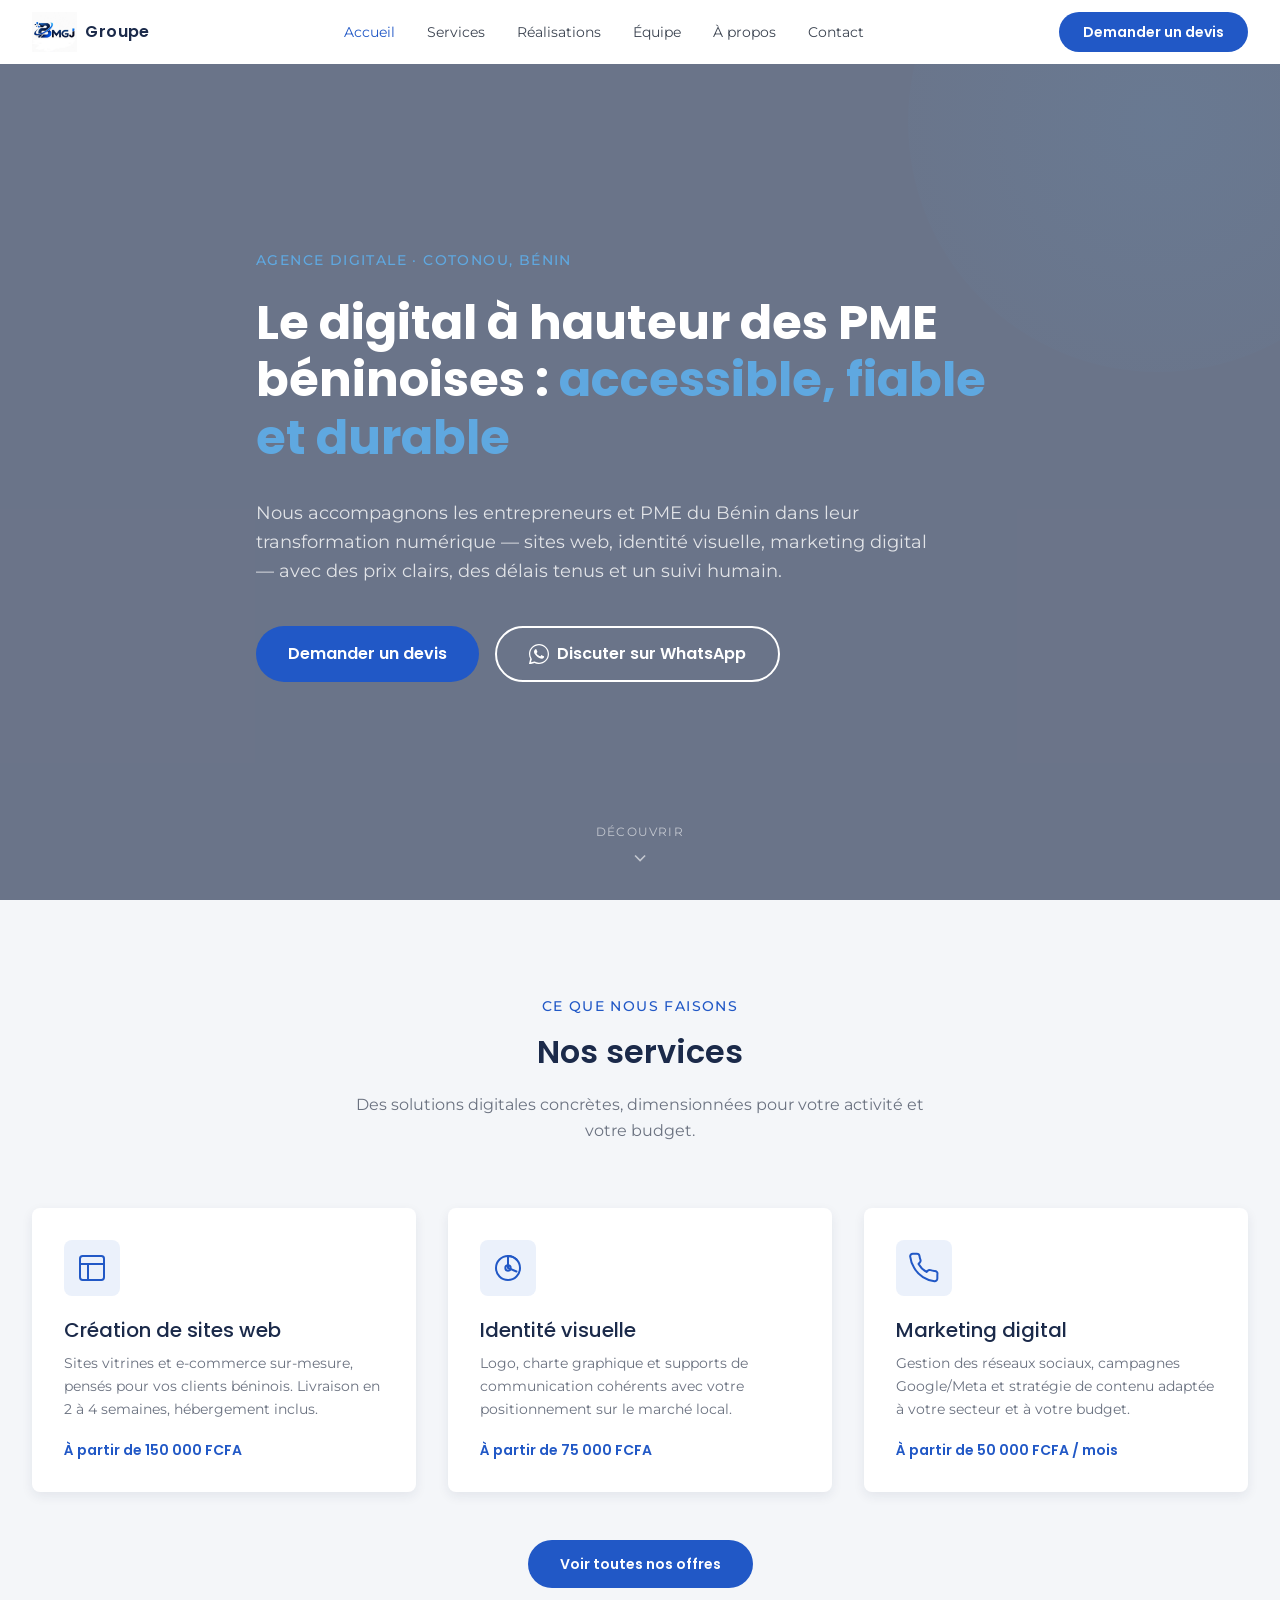
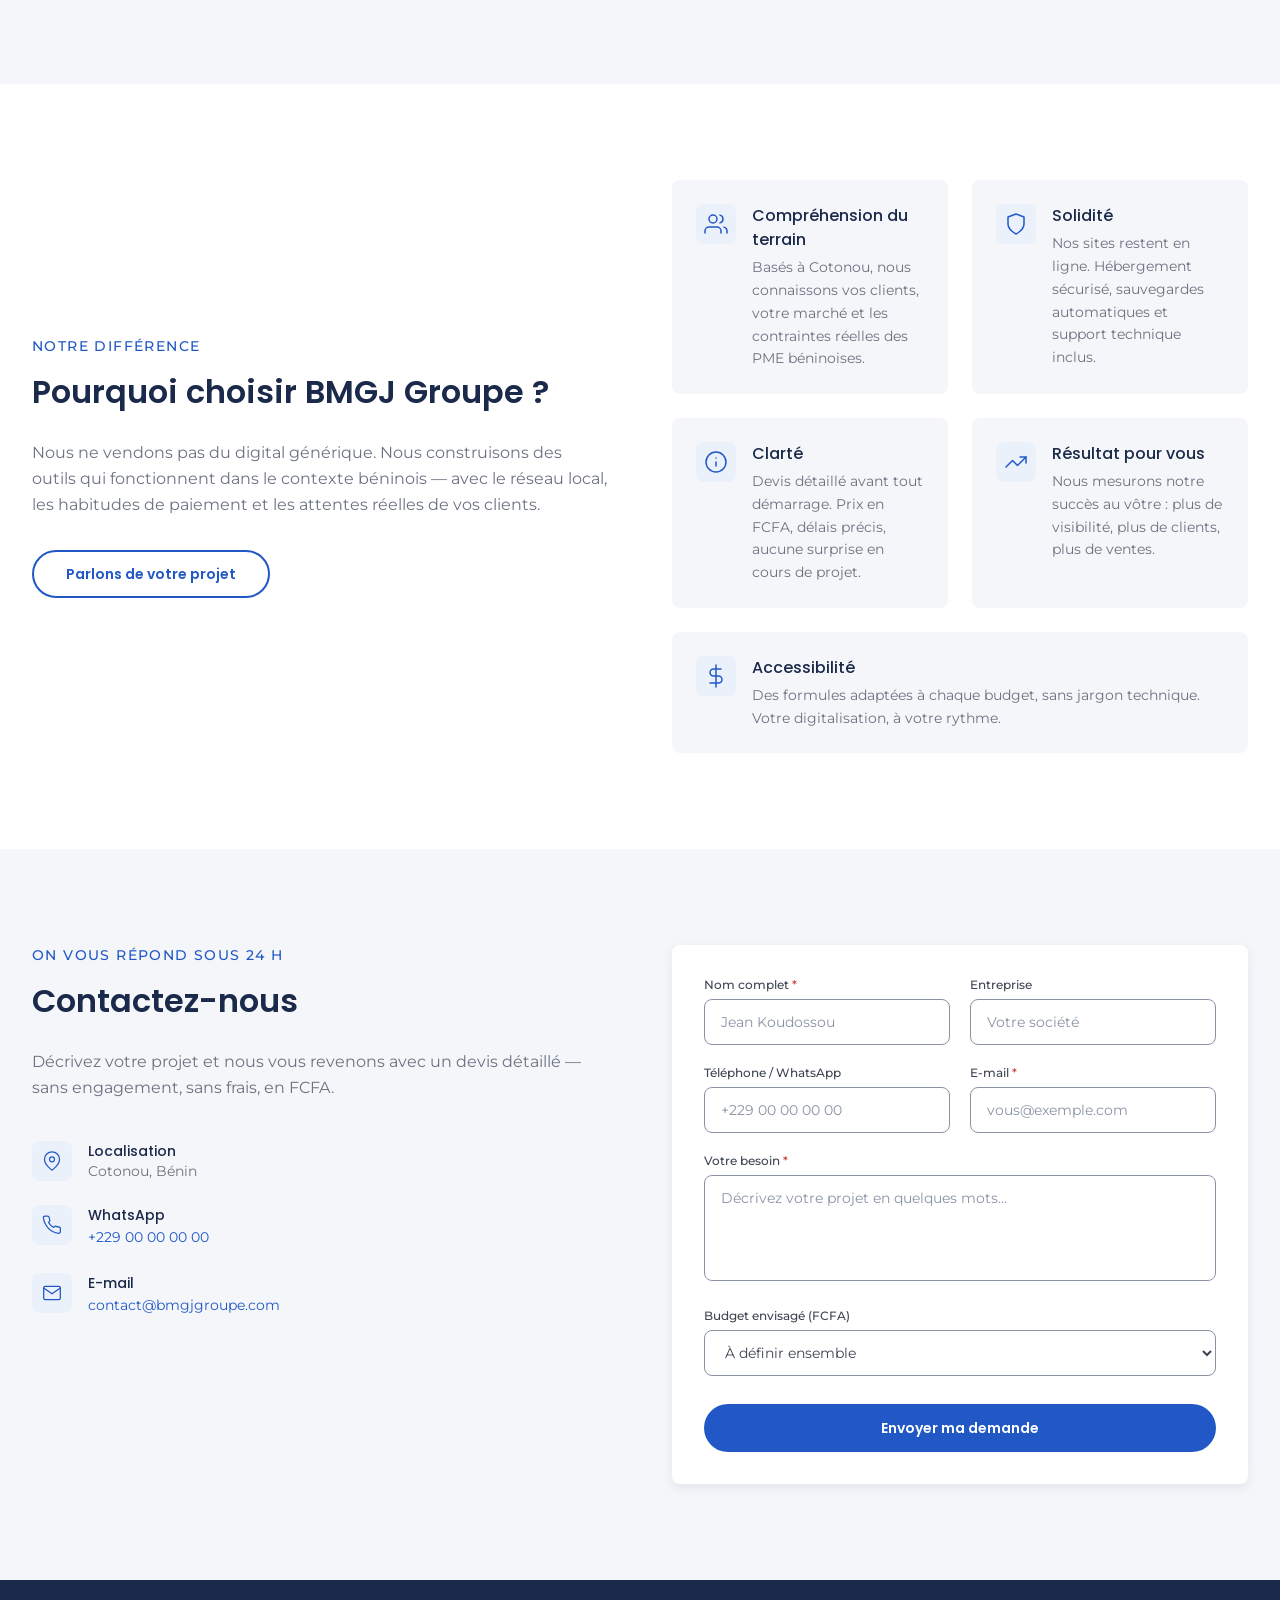
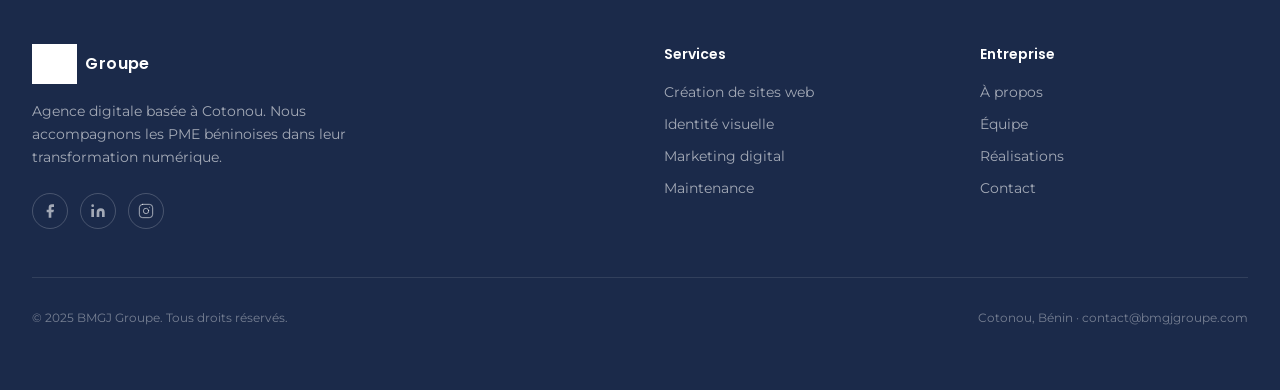
<file: index.html>
<!DOCTYPE html>
<html lang="fr">
<head>
  <meta charset="UTF-8" />
  <meta name="viewport" content="width=device-width, initial-scale=1.0" />
  <title>BMGJ Groupe — Agence digitale Cotonou, Bénin</title>
  <meta name="description" content="BMGJ Groupe accompagne les PME et entrepreneurs béninois dans leur digitalisation — sites web, identité visuelle, marketing digital." />
  <link rel="preconnect" href="https://fonts.googleapis.com" />
  <link rel="preconnect" href="https://fonts.gstatic.com" crossorigin />
  <link href="https://fonts.googleapis.com/css2?family=Poppins:wght@400;500;600;700&family=Montserrat:wght@400;500;600&display=swap" rel="stylesheet" />
  <link rel="stylesheet" href="assets/css/tailwind.css" />
  <link rel="stylesheet" href="assets/css/style.css" />
</head>
<body class="min-h-full">

  <!-- ── Header ── -->
  <header id="site-header" class="fixed top-0 left-0 right-0 z-50 bg-white transition-all duration-300">
    <div class="max-w-7xl mx-auto px-6 lg:px-8 h-16 flex items-center justify-between">
      <!-- Logo -->
      <a href="index.html" aria-label="BMGJ Groupe — accueil">
        <div class="flex items-center gap-2">
          <img src="assets/images/bmgj-logo.png" alt="BMGJ Groupe" class="h-10 w-auto" />
          <span class="font-poppins font-semibold text-base tracking-wide hidden sm:block text-[#1B2A4A]">Groupe</span>
        </div>
      </a>
      <!-- Nav desktop -->
      <nav class="hidden lg:flex items-center gap-8">
        <a href="index.html" data-nav-link class="font-montserrat text-sm text-[#3D4552] hover:text-[#2158C6] transition-colors duration-200">Accueil</a>
        <a href="services.html" data-nav-link class="font-montserrat text-sm text-[#3D4552] hover:text-[#2158C6] transition-colors duration-200">Services</a>
        <a href="realisations.html" data-nav-link class="font-montserrat text-sm text-[#3D4552] hover:text-[#2158C6] transition-colors duration-200">Réalisations</a>
        <a href="equipe.html" data-nav-link class="font-montserrat text-sm text-[#3D4552] hover:text-[#2158C6] transition-colors duration-200">Équipe</a>
        <a href="a-propos.html" data-nav-link class="font-montserrat text-sm text-[#3D4552] hover:text-[#2158C6] transition-colors duration-200">À propos</a>
        <a href="contact.html" data-nav-link class="font-montserrat text-sm text-[#3D4552] hover:text-[#2158C6] transition-colors duration-200">Contact</a>
      </nav>
      <a href="#contact" class="hidden lg:inline-flex items-center rounded-full bg-[#2158C6] text-white font-poppins font-semibold text-sm px-6 py-2.5 hover:bg-[#1B2A4A] transition-colors duration-200">
        Demander un devis
      </a>
      <!-- Hamburger -->
      <button id="menu-btn" class="lg:hidden p-2 text-[#1B2A4A]" aria-label="Menu" aria-expanded="false">
        <svg id="icon-open" viewBox="0 0 24 24" fill="none" stroke="currentColor" stroke-width="2" class="w-6 h-6"><line x1="3" y1="6" x2="21" y2="6"/><line x1="3" y1="12" x2="21" y2="12"/><line x1="3" y1="18" x2="21" y2="18"/></svg>
        <svg id="icon-close" viewBox="0 0 24 24" fill="none" stroke="currentColor" stroke-width="2" class="w-6 h-6 hidden"><line x1="18" y1="6" x2="6" y2="18"/><line x1="6" y1="6" x2="18" y2="18"/></svg>
      </button>
    </div>
    <!-- Mobile menu -->
    <div id="mobile-menu" class="hidden lg:hidden bg-white border-t border-[#F4F6F9] px-6 py-4 flex flex-col gap-4">
      <a href="index.html" class="font-montserrat text-sm text-[#3D4552] hover:text-[#2158C6]">Accueil</a>
      <a href="services.html" class="font-montserrat text-sm text-[#3D4552] hover:text-[#2158C6]">Services</a>
      <a href="realisations.html" class="font-montserrat text-sm text-[#3D4552] hover:text-[#2158C6]">Réalisations</a>
      <a href="equipe.html" class="font-montserrat text-sm text-[#3D4552] hover:text-[#2158C6]">Équipe</a>
      <a href="a-propos.html" class="font-montserrat text-sm text-[#3D4552] hover:text-[#2158C6]">À propos</a>
      <a href="contact.html" class="font-montserrat text-sm text-[#3D4552] hover:text-[#2158C6]">Contact</a>
      <a href="#contact" class="inline-flex justify-center rounded-full bg-[#2158C6] text-white font-poppins font-semibold text-sm px-6 py-2.5">Demander un devis</a>
    </div>
  </header>

  <main>

    <!-- ── 1. Hero ── -->
    <section id="accueil" class="relative min-h-screen flex items-center overflow-hidden">
      <!-- Background image -->
      <div class="absolute inset-0 bg-cover bg-center"
           style="background-image: url('https://images.unsplash.com/photo-1624555130581-1d9cca783bc0?w=1600&h=900&fit=crop&auto=format');"
           aria-hidden="true"></div>
      <!-- Navy veil -->
      <div class="absolute inset-0" style="background: rgba(27,42,74,0.65);" aria-hidden="true"></div>
      <!-- Decorative circle top-right -->
      <div class="absolute -top-32 -right-32 w-[500px] h-[500px] rounded-full opacity-10"
           style="background: radial-gradient(circle, #5FA8E0, transparent);"
           aria-hidden="true"></div>

      <!-- Content -->
      <div class="relative z-10 max-w-7xl mx-auto px-6 lg:px-8 pt-24 pb-16">
        <div class="max-w-3xl">
          <p class="font-montserrat text-[#5FA8E0] text-sm font-medium tracking-widest uppercase mb-6">
            Agence digitale · Cotonou, Bénin
          </p>
          <h1 class="font-poppins font-bold text-white leading-tight mb-8"
              style="font-size: clamp(2rem, 5vw, 3rem); line-height: 1.2;">
            Le digital à hauteur des PME béninoises :
            <span class="text-[#5FA8E0]">accessible, fiable et durable</span>
          </h1>
          <p class="font-montserrat text-white/80 text-lg leading-relaxed mb-10 max-w-2xl">
            Nous accompagnons les entrepreneurs et PME du Bénin dans leur transformation
            numérique — sites web, identité visuelle, marketing digital — avec des prix clairs,
            des délais tenus et un suivi humain.
          </p>
          <div class="flex flex-wrap gap-4">
            <a href="#contact"
               class="inline-flex items-center rounded-full bg-[#2158C6] text-white font-poppins font-semibold text-base px-8 py-3.5 hover:bg-[#1B2A4A] transition-colors duration-200">
              Demander un devis
            </a>
            <a href="https://wa.me/2290149655210" target="_blank" rel="noopener noreferrer"
               class="inline-flex items-center gap-2 rounded-full border-2 border-white text-white font-poppins font-semibold text-base px-8 py-3.5 hover:bg-white hover:text-[#1B2A4A] transition-colors duration-200">
              <svg viewBox="0 0 24 24" fill="currentColor" class="w-5 h-5" aria-hidden="true">
                <path d="M17.472 14.382c-.297-.149-1.758-.867-2.03-.967-.273-.099-.471-.148-.67.15-.197.297-.767.966-.94 1.164-.173.199-.347.223-.644.075-.297-.15-1.255-.463-2.39-1.475-.883-.788-1.48-1.761-1.653-2.059-.173-.297-.018-.458.13-.606.134-.133.298-.347.446-.52.149-.174.198-.298.298-.497.099-.198.05-.371-.025-.52-.075-.149-.669-1.612-.916-2.207-.242-.579-.487-.5-.669-.51-.173-.008-.371-.01-.57-.01-.198 0-.52.074-.792.372-.272.297-1.04 1.016-1.04 2.479 0 1.462 1.065 2.875 1.213 3.074.149.198 2.096 3.2 5.077 4.487.709.306 1.262.489 1.694.625.712.227 1.36.195 1.871.118.571-.085 1.758-.719 2.006-1.413.248-.694.248-1.289.173-1.413-.074-.124-.272-.198-.57-.347z"/>
                <path d="M12 0C5.374 0 0 5.373 0 12c0 2.117.549 4.099 1.508 5.814L.057 23.428a.75.75 0 0 0 .943.941l5.649-1.444A11.945 11.945 0 0 0 12 24c6.626 0 12-5.374 12-12S18.626 0 12 0zm0 22.5c-1.933 0-3.737-.514-5.288-1.408l-.373-.216-3.927 1.003 1.018-3.838-.237-.385A10.47 10.47 0 0 1 1.5 12C1.5 6.21 6.21 1.5 12 1.5S22.5 6.21 22.5 12 17.79 22.5 12 22.5z"/>
              </svg>
              Discuter sur WhatsApp
            </a>
          </div>
        </div>
      </div>

      <!-- Scroll indicator -->
      <div class="absolute bottom-8 left-1/2 -translate-x-1/2 text-white/60 flex flex-col items-center gap-2">
        <span class="font-montserrat text-xs tracking-widest uppercase">Découvrir</span>
        <svg viewBox="0 0 24 24" fill="none" stroke="currentColor" stroke-width="2" class="w-5 h-5 animate-bounce" aria-hidden="true">
          <polyline points="6 9 12 15 18 9"/>
        </svg>
      </div>
    </section>

    <!-- ── 2. Services ── -->
    <section id="services" class="py-24 bg-[#F4F6F9]">
      <div class="max-w-7xl mx-auto px-6 lg:px-8">
        <div class="text-center mb-16">
          <p class="font-montserrat text-[#2158C6] text-sm font-medium tracking-widest uppercase mb-3">
            Ce que nous faisons
          </p>
          <h2 class="font-poppins font-semibold text-[#1B2A4A] mb-4"
              style="font-size: clamp(1.5rem, 3vw, 2rem);">
            Nos services
          </h2>
          <p class="font-montserrat text-[#6B7280] text-base max-w-xl mx-auto leading-relaxed">
            Des solutions digitales concrètes, dimensionnées pour votre activité et votre budget.
          </p>
        </div>

        <div class="grid grid-cols-1 md:grid-cols-3 gap-8">

          <!-- Card 1 — Création de sites web -->
          <div class="bg-white rounded-lg p-8 shadow-[0_4px_12px_rgba(27,42,74,0.08)] hover:shadow-[0_8px_24px_rgba(27,42,74,0.12)] transition-shadow duration-300 flex flex-col gap-5">
            <div class="w-14 h-14 rounded-lg bg-[#EBF1FB] flex items-center justify-center text-[#2158C6]">
              <svg viewBox="0 0 24 24" fill="none" stroke="currentColor" stroke-width="1.5" stroke-linecap="round" stroke-linejoin="round" class="w-8 h-8" aria-hidden="true">
                <rect x="3" y="3" width="18" height="18" rx="2"/>
                <path d="M3 9h18M9 21V9"/>
              </svg>
            </div>
            <div>
              <h3 class="font-poppins font-medium text-[#1B2A4A] text-xl mb-2">Création de sites web</h3>
              <p class="font-montserrat text-[#6B7280] text-sm leading-relaxed">
                Sites vitrines et e-commerce sur-mesure, pensés pour vos clients béninois. Livraison en 2 à 4 semaines, hébergement inclus.
              </p>
            </div>
            <p class="font-poppins font-semibold text-[#2158C6] text-sm mt-auto">À partir de 150 000 FCFA</p>
          </div>

          <!-- Card 2 — Identité visuelle -->
          <div class="bg-white rounded-lg p-8 shadow-[0_4px_12px_rgba(27,42,74,0.08)] hover:shadow-[0_8px_24px_rgba(27,42,74,0.12)] transition-shadow duration-300 flex flex-col gap-5">
            <div class="w-14 h-14 rounded-lg bg-[#EBF1FB] flex items-center justify-center text-[#2158C6]">
              <svg viewBox="0 0 24 24" fill="none" stroke="currentColor" stroke-width="1.5" stroke-linecap="round" stroke-linejoin="round" class="w-8 h-8" aria-hidden="true">
                <circle cx="12" cy="12" r="9"/>
                <path d="M12 3a9 9 0 0 1 6.36 2.64M12 3v9m0 0 6.36 2.64"/>
                <circle cx="12" cy="12" r="2"/>
              </svg>
            </div>
            <div>
              <h3 class="font-poppins font-medium text-[#1B2A4A] text-xl mb-2">Identité visuelle</h3>
              <p class="font-montserrat text-[#6B7280] text-sm leading-relaxed">
                Logo, charte graphique et supports de communication cohérents avec votre positionnement sur le marché local.
              </p>
            </div>
            <p class="font-poppins font-semibold text-[#2158C6] text-sm mt-auto">À partir de 75 000 FCFA</p>
          </div>

          <!-- Card 3 — Marketing digital -->
          <div class="bg-white rounded-lg p-8 shadow-[0_4px_12px_rgba(27,42,74,0.08)] hover:shadow-[0_8px_24px_rgba(27,42,74,0.12)] transition-shadow duration-300 flex flex-col gap-5">
            <div class="w-14 h-14 rounded-lg bg-[#EBF1FB] flex items-center justify-center text-[#2158C6]">
              <svg viewBox="0 0 24 24" fill="none" stroke="currentColor" stroke-width="1.5" stroke-linecap="round" stroke-linejoin="round" class="w-8 h-8" aria-hidden="true">
                <path d="M22 16.92v3a2 2 0 0 1-2.18 2 19.8 19.8 0 0 1-8.63-3.07A19.5 19.5 0 0 1 4.69 12a19.8 19.8 0 0 1-3.07-8.67A2 2 0 0 1 3.6 1.24h3a2 2 0 0 1 2 1.72 12.8 12.8 0 0 0 .7 2.81 2 2 0 0 1-.45 2.11L7.91 8.96a16 16 0 0 0 6 6l.88-.88a2 2 0 0 1 2.11-.45 12.8 12.8 0 0 0 2.81.7A2 2 0 0 1 22 16.92z"/>
              </svg>
            </div>
            <div>
              <h3 class="font-poppins font-medium text-[#1B2A4A] text-xl mb-2">Marketing digital</h3>
              <p class="font-montserrat text-[#6B7280] text-sm leading-relaxed">
                Gestion des réseaux sociaux, campagnes Google/Meta et stratégie de contenu adaptée à votre secteur et à votre budget.
              </p>
            </div>
            <p class="font-poppins font-semibold text-[#2158C6] text-sm mt-auto">À partir de 50 000 FCFA / mois</p>
          </div>

        </div>

        <div class="text-center mt-12">
          <a href="services.html"
             class="inline-flex items-center rounded-full bg-[#2158C6] text-white font-poppins font-semibold text-sm px-8 py-3.5 hover:bg-[#1B2A4A] transition-colors duration-200">
            Voir toutes nos offres
          </a>
        </div>
      </div>
    </section>

    <!-- ── 3. Réalisations ── -->
    <!--section id="realisations" class="py-24 bg-white">
      <div class="max-w-7xl mx-auto px-6 lg:px-8">
        <div class="text-center mb-16">
          <p class="font-montserrat text-[#2158C6] text-sm font-medium tracking-widest uppercase mb-3">
            Nos projets
          </p>
          <h2 class="font-poppins font-semibold text-[#1B2A4A] mb-4"
              style="font-size: clamp(1.5rem, 3vw, 2rem);">
            Réalisations récentes
          </h2>
          <p class="font-montserrat text-[#6B7280] text-base max-w-xl mx-auto leading-relaxed">
            Des projets concrets, pour des entreprises béninoises réelles.
          </p>
        </div>

        <div class="grid grid-cols-1 md:grid-cols-3 gap-8">

          <!-- Projet 1 — Épices du Bénin >
          <div class="project-card group rounded-lg overflow-hidden shadow-[0_4px_12px_rgba(27,42,74,0.08)] hover:shadow-[0_8px_24px_rgba(27,42,74,0.14)] transition-shadow duration-300 bg-white">
            <div class="relative overflow-hidden h-48 bg-[#EBF1FB]">
              <img src="https://images.unsplash.com/photo-1709281847802-9aef10b6d4bf?w=600&h=400&fit=crop&auto=format"
                   alt="Boutique en ligne — Épices du Bénin"
                   class="w-full h-full object-cover group-hover:scale-105 transition-transform duration-500" />
            </div>
            <div class="p-6">
              <span class="font-montserrat text-[#2158C6] text-xs font-medium uppercase tracking-wider">E-commerce</span>
              <h3 class="font-poppins font-medium text-[#1B2A4A] text-lg mt-2 mb-2">Boutique en ligne — Épices du Bénin</h3>
              <p class="font-montserrat text-[#6B7280] text-sm leading-relaxed">
                Catalogue produits, panier et paiement Mobile Money intégré. +230 commandes le premier mois.
              </p>
            </div>
          </div>

          <!-- Projet 2 — Cabinet Adéola >
          <div class="project-card group rounded-lg overflow-hidden shadow-[0_4px_12px_rgba(27,42,74,0.08)] hover:shadow-[0_8px_24px_rgba(27,42,74,0.14)] transition-shadow duration-300 bg-white">
            <div class="relative overflow-hidden h-48 bg-[#EBF1FB]">
              <img src="https://images.unsplash.com/photo-1624555130581-1d9cca783bc0?w=600&h=400&fit=crop&auto=format"
                   alt="Site vitrine — Cabinet Adéola & Associés"
                   class="w-full h-full object-cover group-hover:scale-105 transition-transform duration-500" />
            </div>
            <div class="p-6">
              <span class="font-montserrat text-[#2158C6] text-xs font-medium uppercase tracking-wider">Site vitrine</span>
              <h3 class="font-poppins font-medium text-[#1B2A4A] text-lg mt-2 mb-2">Site vitrine — Cabinet Adéola &amp; Associés</h3>
              <p class="font-montserrat text-[#6B7280] text-sm leading-relaxed">
                Présentation des services juridiques, formulaire de contact et blog. Taux de conversion +40 %.
              </p>
            </div>
          </div>

          <!-- Projet 3 — StartupHub Cotonou >
          <div class="project-card group rounded-lg overflow-hidden shadow-[0_4px_12px_rgba(27,42,74,0.08)] hover:shadow-[0_8px_24px_rgba(27,42,74,0.14)] transition-shadow duration-300 bg-white">
            <div class="relative overflow-hidden h-48 bg-[#EBF1FB]">
              <img src="https://images.unsplash.com/photo-1559136555-9303baea8ebd?w=600&h=400&fit=crop&auto=format"
                   alt="Identité visuelle — StartupHub Cotonou"
                   class="w-full h-full object-cover group-hover:scale-105 transition-transform duration-500" />
              <span class="absolute top-3 right-3 bg-[#1B2A4A] text-white font-montserrat text-xs font-medium px-3 py-1 rounded-full">
                Démonstration
              </span>
            </div>
            <div class="p-6">
              <span class="font-montserrat text-[#2158C6] text-xs font-medium uppercase tracking-wider">Identité visuelle</span>
              <h3 class="font-poppins font-medium text-[#1B2A4A] text-lg mt-2 mb-2">Identité visuelle — StartupHub Cotonou</h3>
              <p class="font-montserrat text-[#6B7280] text-sm leading-relaxed">
                Logo, charte graphique complète et kit réseaux sociaux pour un incubateur de startups.
              </p>
            </div>
          </div>

        </div>

        <div class="text-center mt-12">
          <a href="realisations.html"
             class="inline-flex items-center rounded-full bg-[#2158C6] text-white font-poppins font-semibold text-sm px-8 py-3.5 hover:bg-[#1B2A4A] transition-colors duration-200">
            Voir toutes nos réalisations
          </a>
        </div>
      </div>
    </section>

    <!-- ── 4. Témoignages ── >
    <section class="py-24 bg-[#1B2A4A]">
      <div class="max-w-7xl mx-auto px-6 lg:px-8">
        <div class="text-center mb-16">
          <p class="font-montserrat text-[#5FA8E0] text-sm font-medium tracking-widest uppercase mb-3">
            Ils nous font confiance
          </p>
          <h2 class="font-poppins font-semibold text-white mb-4"
              style="font-size: clamp(1.5rem, 3vw, 2rem);">
            Ce que disent nos clients
          </h2>
        </div>

        <div class="grid grid-cols-1 md:grid-cols-3 gap-8">

          <!-- Témoignage 1 — Adesuwa Kolade >
          <div class="bg-white/5 border border-white/10 rounded-lg p-8 flex flex-col gap-6">
            <svg viewBox="0 0 32 32" fill="currentColor" class="w-8 h-8 text-[#5FA8E0] opacity-60" aria-hidden="true">
              <path d="M10 8C6.686 8 4 10.686 4 14v10h10V14H7c0-1.657 1.343-3 3-3V8zm14 0c-3.314 0-6 2.686-6 6v10h10V14h-7c0-1.657 1.343-3 3-3V8z"/>
            </svg>
            <p class="font-montserrat text-white/80 text-sm leading-relaxed flex-1">
              "BMGJ Groupe a compris notre activité dès le premier rendez-vous. Le site est livré dans les délais, les prix sont clairs et notre chiffre d'affaires en ligne a doublé en trois mois."
            </p>
            <div class="flex items-center gap-3">
              <div class="w-10 h-10 rounded-full bg-[#2158C6] flex items-center justify-center font-poppins font-semibold text-white text-sm flex-shrink-0">
                AK
              </div>
              <div>
                <p class="font-poppins font-medium text-white text-sm">Adesuwa Kolade</p>
                <p class="font-montserrat text-[#5FA8E0] text-xs">Directrice — Épices du Bénin</p>
              </div>
            </div>
          </div>

          <!-- Témoignage 2 — Mathieu Gbédji >
          <div class="bg-white/5 border border-white/10 rounded-lg p-8 flex flex-col gap-6">
            <svg viewBox="0 0 32 32" fill="currentColor" class="w-8 h-8 text-[#5FA8E0] opacity-60" aria-hidden="true">
              <path d="M10 8C6.686 8 4 10.686 4 14v10h10V14H7c0-1.657 1.343-3 3-3V8zm14 0c-3.314 0-6 2.686-6 6v10h10V14h-7c0-1.657 1.343-3 3-3V8z"/>
            </svg>
            <p class="font-montserrat text-white/80 text-sm leading-relaxed flex-1">
              "J'avais peur que le digital soit compliqué et cher. L'équipe nous a guidés pas à pas, avec des explications simples. Nos clients trouvent enfin nos horaires et tarifs en ligne."
            </p>
            <div class="flex items-center gap-3">
              <div class="w-10 h-10 rounded-full bg-[#2158C6] flex items-center justify-center font-poppins font-semibold text-white text-sm flex-shrink-0">
                MG
              </div>
              <div>
                <p class="font-poppins font-medium text-white text-sm">Mathieu Gbédji</p>
                <p class="font-montserrat text-[#5FA8E0] text-xs">Gérant — Transport Express Cotonou</p>
              </div>
            </div>
          </div>

          <!-- Témoignage 3 — Fatoumata Diallo >
          <div class="bg-white/5 border border-white/10 rounded-lg p-8 flex flex-col gap-6">
            <svg viewBox="0 0 32 32" fill="currentColor" class="w-8 h-8 text-[#5FA8E0] opacity-60" aria-hidden="true">
              <path d="M10 8C6.686 8 4 10.686 4 14v10h10V14H7c0-1.657 1.343-3 3-3V8zm14 0c-3.314 0-6 2.686-6 6v10h10V14h-7c0-1.657 1.343-3 3-3V8z"/>
            </svg>
            <p class="font-montserrat text-white/80 text-sm leading-relaxed flex-1">
              "Transparence totale sur les coûts, réactivité irréprochable. Je recommande BMGJ Groupe à tous les entrepreneurs béninois qui veulent se digitaliser sans mauvaises surprises."
            </p>
            <div class="flex items-center gap-3">
              <div class="w-10 h-10 rounded-full bg-[#2158C6] flex items-center justify-center font-poppins font-semibold text-white text-sm flex-shrink-0">
                FD
              </div>
              <div>
                <p class="font-poppins font-medium text-white text-sm">Fatoumata Diallo</p>
                <p class="font-montserrat text-[#5FA8E0] text-xs">Fondatrice — Maison Diallo Textile</p>
              </div>
            </div>
          </div>

        </div>
      </div>
    </section>

    <!-- ── 5. Pourquoi nous ── -->
    <section id="pourquoi" class="py-24 bg-white">
      <div class="max-w-7xl mx-auto px-6 lg:px-8">
        <div class="grid grid-cols-1 lg:grid-cols-2 gap-16 items-center">

          <!-- Colonne gauche -->
          <div>
            <p class="font-montserrat text-[#2158C6] text-sm font-medium tracking-widest uppercase mb-3">
              Notre différence
            </p>
            <h2 class="font-poppins font-semibold text-[#1B2A4A] mb-6"
                style="font-size: clamp(1.5rem, 3vw, 2rem);">
              Pourquoi choisir BMGJ Groupe ?
            </h2>
            <p class="font-montserrat text-[#6B7280] text-base leading-relaxed mb-8">
              Nous ne vendons pas du digital générique. Nous construisons des outils qui
              fonctionnent dans le contexte béninois — avec le réseau local, les habitudes
              de paiement et les attentes réelles de vos clients.
            </p>
            <a href="#contact"
               class="inline-flex items-center rounded-full border-2 border-[#2158C6] text-[#2158C6] font-poppins font-semibold text-sm px-8 py-3 hover:bg-[#2158C6] hover:text-white transition-colors duration-200">
              Parlons de votre projet
            </a>
          </div>

          <!-- Colonne droite — grille des 5 raisons -->
          <div class="grid grid-cols-1 sm:grid-cols-2 gap-6">

            <!-- Raison 1 — Compréhension du terrain -->
            <div class="bg-[#F4F6F9] rounded-lg p-6 flex gap-4">
              <div class="flex-shrink-0 w-10 h-10 rounded-lg bg-[#EBF1FB] flex items-center justify-center text-[#2158C6]">
                <svg viewBox="0 0 24 24" fill="none" stroke="currentColor" stroke-width="1.5" stroke-linecap="round" stroke-linejoin="round" class="w-6 h-6" aria-hidden="true">
                  <path d="M17 21v-2a4 4 0 0 0-4-4H5a4 4 0 0 0-4 4v2"/>
                  <circle cx="9" cy="7" r="4"/>
                  <path d="M23 21v-2a4 4 0 0 0-3-3.87M16 3.13a4 4 0 0 1 0 7.75"/>
                </svg>
              </div>
              <div>
                <h3 class="font-poppins font-medium text-[#1B2A4A] text-base mb-1">Compréhension du terrain</h3>
                <p class="font-montserrat text-[#6B7280] text-sm leading-relaxed">
                  Basés à Cotonou, nous connaissons vos clients, votre marché et les contraintes réelles des PME béninoises.
                </p>
              </div>
            </div>

            <!-- Raison 2 — Solidité -->
            <div class="bg-[#F4F6F9] rounded-lg p-6 flex gap-4">
              <div class="flex-shrink-0 w-10 h-10 rounded-lg bg-[#EBF1FB] flex items-center justify-center text-[#2158C6]">
                <svg viewBox="0 0 24 24" fill="none" stroke="currentColor" stroke-width="1.5" stroke-linecap="round" stroke-linejoin="round" class="w-6 h-6" aria-hidden="true">
                  <path d="M12 22s8-4 8-10V5l-8-3-8 3v7c0 6 8 10 8 10z"/>
                </svg>
              </div>
              <div>
                <h3 class="font-poppins font-medium text-[#1B2A4A] text-base mb-1">Solidité</h3>
                <p class="font-montserrat text-[#6B7280] text-sm leading-relaxed">
                  Nos sites restent en ligne. Hébergement sécurisé, sauvegardes automatiques et support technique inclus.
                </p>
              </div>
            </div>

            <!-- Raison 3 — Clarté -->
            <div class="bg-[#F4F6F9] rounded-lg p-6 flex gap-4">
              <div class="flex-shrink-0 w-10 h-10 rounded-lg bg-[#EBF1FB] flex items-center justify-center text-[#2158C6]">
                <svg viewBox="0 0 24 24" fill="none" stroke="currentColor" stroke-width="1.5" stroke-linecap="round" stroke-linejoin="round" class="w-6 h-6" aria-hidden="true">
                  <circle cx="12" cy="12" r="10"/>
                  <path d="M12 16v-4M12 8h.01"/>
                </svg>
              </div>
              <div>
                <h3 class="font-poppins font-medium text-[#1B2A4A] text-base mb-1">Clarté</h3>
                <p class="font-montserrat text-[#6B7280] text-sm leading-relaxed">
                  Devis détaillé avant tout démarrage. Prix en FCFA, délais précis, aucune surprise en cours de projet.
                </p>
              </div>
            </div>

            <!-- Raison 4 — Résultat pour vous -->
            <div class="bg-[#F4F6F9] rounded-lg p-6 flex gap-4">
              <div class="flex-shrink-0 w-10 h-10 rounded-lg bg-[#EBF1FB] flex items-center justify-center text-[#2158C6]">
                <svg viewBox="0 0 24 24" fill="none" stroke="currentColor" stroke-width="1.5" stroke-linecap="round" stroke-linejoin="round" class="w-6 h-6" aria-hidden="true">
                  <polyline points="22 7 13.5 15.5 8.5 10.5 2 17"/>
                  <polyline points="16 7 22 7 22 13"/>
                </svg>
              </div>
              <div>
                <h3 class="font-poppins font-medium text-[#1B2A4A] text-base mb-1">Résultat pour vous</h3>
                <p class="font-montserrat text-[#6B7280] text-sm leading-relaxed">
                  Nous mesurons notre succès au vôtre : plus de visibilité, plus de clients, plus de ventes.
                </p>
              </div>
            </div>

            <!-- Raison 5 — Accessibilité (pleine largeur sur sm+) -->
            <div class="bg-[#F4F6F9] rounded-lg p-6 flex gap-4 sm:col-span-2">
              <div class="flex-shrink-0 w-10 h-10 rounded-lg bg-[#EBF1FB] flex items-center justify-center text-[#2158C6]">
                <svg viewBox="0 0 24 24" fill="none" stroke="currentColor" stroke-width="1.5" stroke-linecap="round" stroke-linejoin="round" class="w-6 h-6" aria-hidden="true">
                  <line x1="12" y1="1" x2="12" y2="23"/>
                  <path d="M17 5H9.5a3.5 3.5 0 0 0 0 7h5a3.5 3.5 0 0 1 0 7H6"/>
                </svg>
              </div>
              <div>
                <h3 class="font-poppins font-medium text-[#1B2A4A] text-base mb-1">Accessibilité</h3>
                <p class="font-montserrat text-[#6B7280] text-sm leading-relaxed">
                  Des formules adaptées à chaque budget, sans jargon technique. Votre digitalisation, à votre rythme.
                </p>
              </div>
            </div>

          </div>
        </div>
      </div>
    </section>

    <!-- ── 6. Contact ── -->
    <section id="contact" class="py-24 bg-[#F4F6F9]">
      <div class="max-w-7xl mx-auto px-6 lg:px-8">
        <div class="grid grid-cols-1 lg:grid-cols-2 gap-16">

          <!-- Colonne gauche — infos contact -->
          <div>
            <p class="font-montserrat text-[#2158C6] text-sm font-medium tracking-widest uppercase mb-3">
              On vous répond sous 24 h
            </p>
            <h2 class="font-poppins font-semibold text-[#1B2A4A] mb-6"
                style="font-size: clamp(1.5rem, 3vw, 2rem);">
              Contactez-nous
            </h2>
            <p class="font-montserrat text-[#6B7280] text-base leading-relaxed mb-10">
              Décrivez votre projet et nous vous revenons avec un devis détaillé — sans engagement,
              sans frais, en FCFA.
            </p>

            <div class="flex flex-col gap-6">

              <!-- Localisation -->
              <div class="flex items-start gap-4">
                <div class="w-10 h-10 rounded-lg bg-[#EBF1FB] flex items-center justify-center text-[#2158C6] flex-shrink-0">
                  <svg viewBox="0 0 24 24" fill="none" stroke="currentColor" stroke-width="1.5" stroke-linecap="round" stroke-linejoin="round" class="w-5 h-5" aria-hidden="true">
                    <path d="M21 10c0 7-9 13-9 13s-9-6-9-13a9 9 0 0 1 18 0z"/>
                    <circle cx="12" cy="10" r="3"/>
                  </svg>
                </div>
                <div>
                  <p class="font-poppins font-medium text-[#1B2A4A] text-sm">Localisation</p>
                  <p class="font-montserrat text-[#6B7280] text-sm">Cotonou, Bénin</p>
                </div>
              </div>

              <!-- WhatsApp -->
              <div class="flex items-start gap-4">
                <div class="w-10 h-10 rounded-lg bg-[#EBF1FB] flex items-center justify-center text-[#2158C6] flex-shrink-0">
                  <svg viewBox="0 0 24 24" fill="none" stroke="currentColor" stroke-width="1.5" stroke-linecap="round" stroke-linejoin="round" class="w-5 h-5" aria-hidden="true">
                    <path d="M22 16.92v3a2 2 0 0 1-2.18 2 19.8 19.8 0 0 1-8.63-3.07A19.5 19.5 0 0 1 4.69 12a19.8 19.8 0 0 1-3.07-8.67A2 2 0 0 1 3.6 1.24h3a2 2 0 0 1 2 1.72 12.8 12.8 0 0 0 .7 2.81 2 2 0 0 1-.45 2.11L7.91 8.96a16 16 0 0 0 6 6l.88-.88a2 2 0 0 1 2.11-.45 12.8 12.8 0 0 0 2.81.7A2 2 0 0 1 22 16.92z"/>
                  </svg>
                </div>
                <div>
                  <p class="font-poppins font-medium text-[#1B2A4A] text-sm">WhatsApp</p>
                  <a href="https://wa.me/22900000000" target="_blank" rel="noopener noreferrer"
                     class="font-montserrat text-[#2158C6] text-sm hover:underline">
                    +229 00 00 00 00
                  </a>
                </div>
              </div>

              <!-- Email -->
              <div class="flex items-start gap-4">
                <div class="w-10 h-10 rounded-lg bg-[#EBF1FB] flex items-center justify-center text-[#2158C6] flex-shrink-0">
                  <svg viewBox="0 0 24 24" fill="none" stroke="currentColor" stroke-width="1.5" stroke-linecap="round" stroke-linejoin="round" class="w-5 h-5" aria-hidden="true">
                    <path d="M4 4h16c1.1 0 2 .9 2 2v12c0 1.1-.9 2-2 2H4c-1.1 0-2-.9-2-2V6c0-1.1.9-2 2-2z"/>
                    <polyline points="22,6 12,13 2,6"/>
                  </svg>
                </div>
                <div>
                  <p class="font-poppins font-medium text-[#1B2A4A] text-sm">E-mail</p>
                  <a href="mailto:contact@bmgjgroupe.com"
                     class="font-montserrat text-[#2158C6] text-sm hover:underline">
                    contact@bmgjgroupe.com
                  </a>
                </div>
              </div>

            </div>
          </div>

          <!-- Colonne droite — formulaire -->
          <div class="bg-white rounded-lg p-8 shadow-[0_4px_12px_rgba(27,42,74,0.08)]">

            <!-- Wrapper formulaire -->
            <div id="form-wrapper">
              <form id="contact-form" novalidate class="flex flex-col gap-5">

                <!-- Nom + Entreprise -->
                <div class="grid grid-cols-1 sm:grid-cols-2 gap-5">
                  <div>
                    <label for="nom" class="font-montserrat text-xs font-medium text-[#3D4552] mb-1.5 block">
                      Nom complet <span class="text-[#C0392B]">*</span>
                    </label>
                    <input type="text" id="nom" name="nom" placeholder="Jean Koudossou" required
                           class="w-full font-montserrat text-sm px-4 py-3 rounded-lg border border-[#8A93A3] outline-none transition-colors duration-200 focus:border-[#2158C6] focus:ring-1 focus:ring-[#2158C6] bg-white text-[#3D4552] placeholder:text-[#8A93A3]" />
                    <p id="nom-error" class="hidden mt-1 text-xs text-[#C0392B] font-montserrat"></p>
                  </div>
                  <div>
                    <label for="entreprise" class="font-montserrat text-xs font-medium text-[#3D4552] mb-1.5 block">
                      Entreprise
                    </label>
                    <input type="text" id="entreprise" name="entreprise" placeholder="Votre société"
                           class="w-full font-montserrat text-sm px-4 py-3 rounded-lg border border-[#8A93A3] outline-none transition-colors duration-200 focus:border-[#2158C6] focus:ring-1 focus:ring-[#2158C6] bg-white text-[#3D4552] placeholder:text-[#8A93A3]" />
                  </div>
                </div>

                <!-- Téléphone + Email -->
                <div class="grid grid-cols-1 sm:grid-cols-2 gap-5">
                  <div>
                    <label for="telephone" class="font-montserrat text-xs font-medium text-[#3D4552] mb-1.5 block">
                      Téléphone / WhatsApp
                    </label>
                    <input type="tel" id="telephone" name="telephone" placeholder="+229 00 00 00 00"
                           class="w-full font-montserrat text-sm px-4 py-3 rounded-lg border border-[#8A93A3] outline-none transition-colors duration-200 focus:border-[#2158C6] focus:ring-1 focus:ring-[#2158C6] bg-white text-[#3D4552] placeholder:text-[#8A93A3]" />
                  </div>
                  <div>
                    <label for="email" class="font-montserrat text-xs font-medium text-[#3D4552] mb-1.5 block">
                      E-mail <span class="text-[#C0392B]">*</span>
                    </label>
                    <input type="email" id="email" name="email" placeholder="vous@exemple.com" required
                           class="w-full font-montserrat text-sm px-4 py-3 rounded-lg border border-[#8A93A3] outline-none transition-colors duration-200 focus:border-[#2158C6] focus:ring-1 focus:ring-[#2158C6] bg-white text-[#3D4552] placeholder:text-[#8A93A3]" />
                    <p id="email-error" class="hidden mt-1 text-xs text-[#C0392B] font-montserrat"></p>
                  </div>
                </div>

                <!-- Besoin -->
                <div>
                  <label for="besoin" class="font-montserrat text-xs font-medium text-[#3D4552] mb-1.5 block">
                    Votre besoin <span class="text-[#C0392B]">*</span>
                  </label>
                  <textarea id="besoin" name="besoin" rows="4" placeholder="Décrivez votre projet en quelques mots…" required
                            class="w-full font-montserrat text-sm px-4 py-3 rounded-lg border border-[#8A93A3] outline-none transition-colors duration-200 focus:border-[#2158C6] focus:ring-1 focus:ring-[#2158C6] bg-white text-[#3D4552] placeholder:text-[#8A93A3] resize-none"></textarea>
                  <p id="besoin-error" class="hidden mt-1 text-xs text-[#C0392B] font-montserrat"></p>
                </div>

                <!-- Budget -->
                <div>
                  <label for="budget" class="font-montserrat text-xs font-medium text-[#3D4552] mb-1.5 block">
                    Budget envisagé (FCFA)
                  </label>
                  <select id="budget" name="budget"
                          class="w-full font-montserrat text-sm px-4 py-3 rounded-lg border border-[#8A93A3] outline-none transition-colors duration-200 focus:border-[#2158C6] focus:ring-1 focus:ring-[#2158C6] bg-white text-[#3D4552] cursor-pointer">
                    <option value="">À définir ensemble</option>
                    <option value="moins-100k">Moins de 100 000 FCFA</option>
                    <option value="100-300k">100 000 – 300 000 FCFA</option>
                    <option value="300-500k">300 000 – 500 000 FCFA</option>
                    <option value="plus-500k">Plus de 500 000 FCFA</option>
                  </select>
                </div>

                <!-- Soumettre -->
                <button type="submit"
                        class="w-full rounded-full bg-[#2158C6] text-white font-poppins font-semibold text-sm py-3.5 hover:bg-[#1B2A4A] transition-colors duration-200 mt-2">
                  Envoyer ma demande
                </button>

              </form>
            </div>

            <!-- Message succès (masqué par défaut) -->
            <div id="form-success" class="hidden flex flex-col items-center justify-center py-12 gap-4 text-center">
              <div class="w-16 h-16 rounded-full bg-[#E6F7F1] flex items-center justify-center">
                <svg viewBox="0 0 24 24" fill="none" stroke="#2E9E6D" stroke-width="2" stroke-linecap="round" stroke-linejoin="round" class="w-8 h-8" aria-hidden="true">
                  <polyline points="20 6 9 17 4 12"/>
                </svg>
              </div>
              <h3 class="font-poppins font-semibold text-[#1B2A4A] text-xl">Message envoyé !</h3>
              <p class="font-montserrat text-[#6B7280] text-sm leading-relaxed">
                Nous avons bien reçu votre demande. Vous recevrez une réponse détaillée sous 24 heures ouvrées.
              </p>
              <button id="form-reset"
                      class="mt-4 font-montserrat text-[#2158C6] text-sm underline bg-transparent border-none cursor-pointer">
                Envoyer une autre demande
              </button>
            </div>

          </div>
        </div>
      </div>
    </section>

  </main>

  <!-- ── Footer ── -->
  <footer class="bg-[#1B2A4A] text-white">
    <div class="max-w-7xl mx-auto px-6 lg:px-8 py-16">
      <div class="grid grid-cols-1 md:grid-cols-4 gap-12 mb-12">

        <!-- Logo + tagline -->
        <div class="md:col-span-2">
          <div class="flex items-center gap-2 mb-4">
            <img src="assets/images/bmgj-logo.png" alt="BMGJ Groupe" class="h-10 w-auto logo-white" />
            <span class="font-poppins font-semibold text-base tracking-wide text-white">Groupe</span>
          </div>
          <p class="font-montserrat text-white/60 text-sm leading-relaxed max-w-xs">
            Agence digitale basée à Cotonou. Nous accompagnons les PME béninoises dans leur transformation numérique.
          </p>
          <!-- Réseaux sociaux -->
          <div class="flex gap-3 mt-6">
            <a href="#" aria-label="Facebook"
               class="w-9 h-9 rounded-full border border-white/20 flex items-center justify-center text-white/60 hover:text-white hover:border-white/60 transition-colors duration-200">
              <svg viewBox="0 0 24 24" fill="currentColor" class="w-4 h-4" aria-hidden="true">
                <path d="M18 2h-3a5 5 0 0 0-5 5v3H7v4h3v8h4v-8h3l1-4h-4V7a1 1 0 0 1 1-1h3z"/>
              </svg>
            </a>
            <a href="#" aria-label="LinkedIn"
               class="w-9 h-9 rounded-full border border-white/20 flex items-center justify-center text-white/60 hover:text-white hover:border-white/60 transition-colors duration-200">
              <svg viewBox="0 0 24 24" fill="currentColor" class="w-4 h-4" aria-hidden="true">
                <path d="M16 8a6 6 0 0 1 6 6v7h-4v-7a2 2 0 0 0-2-2 2 2 0 0 0-2 2v7h-4v-7a6 6 0 0 1 6-6zM2 9h4v12H2z"/>
                <circle cx="4" cy="4" r="2"/>
              </svg>
            </a>
            <a href="#" aria-label="Instagram"
               class="w-9 h-9 rounded-full border border-white/20 flex items-center justify-center text-white/60 hover:text-white hover:border-white/60 transition-colors duration-200">
              <svg viewBox="0 0 24 24" fill="none" stroke="currentColor" stroke-width="1.5" stroke-linecap="round" stroke-linejoin="round" class="w-4 h-4" aria-hidden="true">
                <rect x="2" y="2" width="20" height="20" rx="5" ry="5"/>
                <path d="M16 11.37A4 4 0 1 1 12.63 8 4 4 0 0 1 16 11.37z"/>
                <line x1="17.5" y1="6.5" x2="17.51" y2="6.5"/>
              </svg>
            </a>
          </div>
        </div>

        <!-- Services -->
        <div>
          <h4 class="font-poppins font-semibold text-white text-sm mb-4">Services</h4>
          <ul class="space-y-2">
            <li><a href="services.html" class="font-montserrat text-white/60 text-sm hover:text-white transition-colors">Création de sites web</a></li>
            <li><a href="services.html" class="font-montserrat text-white/60 text-sm hover:text-white transition-colors">Identité visuelle</a></li>
            <li><a href="services.html" class="font-montserrat text-white/60 text-sm hover:text-white transition-colors">Marketing digital</a></li>
            <li><a href="services.html" class="font-montserrat text-white/60 text-sm hover:text-white transition-colors">Maintenance</a></li>
          </ul>
        </div>

        <!-- Entreprise -->
        <div>
          <h4 class="font-poppins font-semibold text-white text-sm mb-4">Entreprise</h4>
          <ul class="space-y-2">
            <li><a href="a-propos.html" class="font-montserrat text-white/60 text-sm hover:text-white transition-colors">À propos</a></li>
            <li><a href="equipe.html" class="font-montserrat text-white/60 text-sm hover:text-white transition-colors">Équipe</a></li>
            <li><a href="realisations.html" class="font-montserrat text-white/60 text-sm hover:text-white transition-colors">Réalisations</a></li>
            <li><a href="contact.html" class="font-montserrat text-white/60 text-sm hover:text-white transition-colors">Contact</a></li>
          </ul>
        </div>

      </div>
      <div class="border-t border-white/10 pt-8 flex flex-col sm:flex-row justify-between items-center gap-4">
        <p class="font-montserrat text-white/40 text-xs">© 2025 BMGJ Groupe. Tous droits réservés.</p>
        <p class="font-montserrat text-white/40 text-xs">Cotonou, Bénin · contact@bmgjgroupe.com</p>
      </div>
    </div>
  </footer>

  <!-- ── Bouton WhatsApp flottant ── -->
  <a href="https://wa.me/22900000000" target="_blank" rel="noopener noreferrer"
     class="fixed bottom-6 right-6 lg:hidden z-50 w-14 h-14 bg-[#25D366] rounded-full flex items-center justify-center shadow-lg hover:bg-[#1ebe57] transition-colors duration-200"
     aria-label="Contacter sur WhatsApp">
    <svg viewBox="0 0 24 24" fill="white" class="w-7 h-7">
      <path d="M17.472 14.382c-.297-.149-1.758-.867-2.03-.967-.273-.099-.471-.148-.67.15-.197.297-.767.966-.94 1.164-.173.199-.347.223-.644.075-.297-.15-1.255-.463-2.39-1.475-.883-.788-1.48-1.761-1.653-2.059-.173-.297-.018-.458.13-.606.134-.133.298-.347.446-.52.149-.174.198-.298.298-.497.099-.198.05-.371-.025-.52-.075-.149-.669-1.612-.916-2.207-.242-.579-.487-.5-.669-.51-.173-.008-.371-.01-.57-.01-.198 0-.52.074-.792.372-.272.297-1.04 1.016-1.04 2.479 0 1.462 1.065 2.875 1.213 3.074.149.198 2.096 3.2 5.077 4.487.709.306 1.262.489 1.694.625.712.227 1.36.195 1.871.118.571-.085 1.758-.719 2.006-1.413.248-.694.248-1.289.173-1.413-.074-.124-.272-.198-.57-.347z"/>
      <path d="M12 0C5.374 0 0 5.373 0 12c0 2.117.549 4.099 1.508 5.814L.057 23.428a.75.75 0 0 0 .943.941l5.649-1.444A11.945 11.945 0 0 0 12 24c6.626 0 12-5.374 12-12S18.626 0 12 0zm0 22.5c-1.933 0-3.737-.514-5.288-1.408l-.373-.216-3.927 1.003 1.018-3.838-.237-.385A10.47 10.47 0 0 1 1.5 12C1.5 6.21 6.21 1.5 12 1.5S22.5 6.21 22.5 12 17.79 22.5 12 22.5z"/>
    </svg>
  </a>

  <script src="assets/js/main.js"></script>
</body>
</html>
</file>
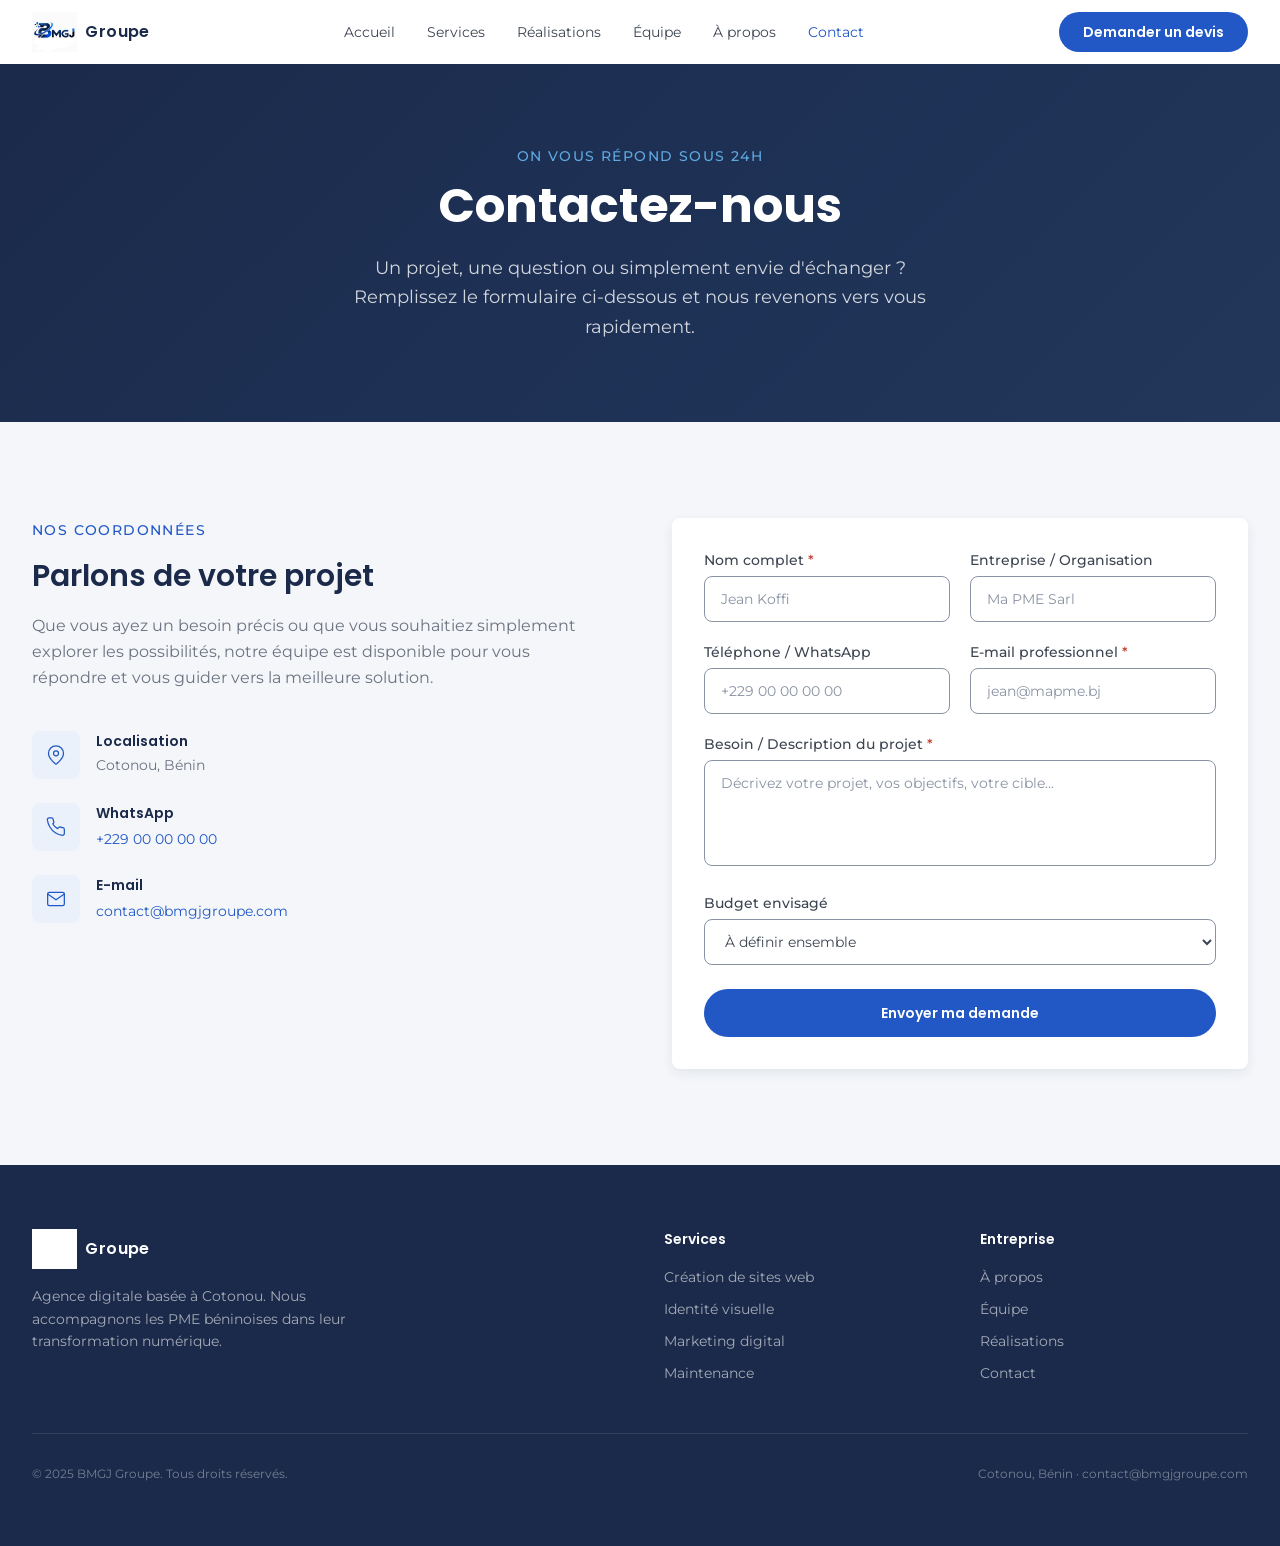
<file: contact.html>
<!DOCTYPE html>
<html lang="fr">
<head>
  <meta charset="UTF-8" />
  <meta name="viewport" content="width=device-width, initial-scale=1.0" />
  <title>BMGJ Groupe — Contactez-nous</title>
  <meta name="description" content="Contactez BMGJ Groupe pour votre projet digital. Réponse garantie sous 24h. Formulaire, WhatsApp ou e-mail — choisissez ce qui vous convient." />
  <link rel="preconnect" href="https://fonts.googleapis.com" />
  <link rel="preconnect" href="https://fonts.gstatic.com" crossorigin />
  <link href="https://fonts.googleapis.com/css2?family=Poppins:wght@400;500;600;700&family=Montserrat:wght@400;500;600&display=swap" rel="stylesheet" />
  <link rel="stylesheet" href="assets/css/tailwind.css" />
  <link rel="stylesheet" href="assets/css/style.css" />
</head>
<body class="bg-white text-[#3D4552]">

  <!-- ── HEADER ── -->
  <header id="site-header" class="fixed top-0 left-0 right-0 z-50 bg-white transition-all duration-300">
    <div class="max-w-7xl mx-auto px-6 lg:px-8 h-16 flex items-center justify-between">
      <a href="index.html" aria-label="BMGJ Groupe — accueil">
        <div class="flex items-center gap-2">
          <img src="assets/images/bmgj-logo.png" alt="BMGJ Groupe" class="h-10 w-auto" />
          <span class="font-poppins font-semibold text-base tracking-wide hidden sm:block text-[#1B2A4A]">Groupe</span>
        </div>
      </a>
      <nav class="hidden lg:flex items-center gap-8">
        <a href="index.html" data-nav-link class="font-montserrat text-sm text-[#3D4552] hover:text-[#2158C6] transition-colors duration-200">Accueil</a>
        <a href="services.html" data-nav-link class="font-montserrat text-sm text-[#3D4552] hover:text-[#2158C6] transition-colors duration-200">Services</a>
        <a href="realisations.html" data-nav-link class="font-montserrat text-sm text-[#3D4552] hover:text-[#2158C6] transition-colors duration-200">Réalisations</a>
        <a href="equipe.html" data-nav-link class="font-montserrat text-sm text-[#3D4552] hover:text-[#2158C6] transition-colors duration-200">Équipe</a>
        <a href="a-propos.html" data-nav-link class="font-montserrat text-sm text-[#3D4552] hover:text-[#2158C6] transition-colors duration-200">À propos</a>
        <a href="contact.html" data-nav-link class="font-montserrat text-sm text-[#3D4552] hover:text-[#2158C6] transition-colors duration-200">Contact</a>
      </nav>
      <a href="contact.html" class="hidden lg:inline-flex items-center rounded-full bg-[#2158C6] text-white font-poppins font-semibold text-sm px-6 py-2.5 hover:bg-[#1B2A4A] transition-colors duration-200">
        Demander un devis
      </a>
      <button id="menu-btn" class="lg:hidden p-2 text-[#1B2A4A]" aria-label="Menu" aria-expanded="false">
        <svg viewBox="0 0 24 24" fill="none" stroke="currentColor" stroke-width="2" class="w-6 h-6"><line x1="3" y1="6" x2="21" y2="6"/><line x1="3" y1="12" x2="21" y2="12"/><line x1="3" y1="18" x2="21" y2="18"/></svg>
      </button>
    </div>
    <div id="mobile-menu" class="hidden lg:hidden bg-white border-t border-[#F4F6F9] px-6 py-4 flex flex-col gap-4">
      <a href="index.html" class="font-montserrat text-sm text-[#3D4552] hover:text-[#2158C6]">Accueil</a>
      <a href="services.html" class="font-montserrat text-sm text-[#3D4552] hover:text-[#2158C6]">Services</a>
      <a href="realisations.html" class="font-montserrat text-sm text-[#3D4552] hover:text-[#2158C6]">Réalisations</a>
      <a href="equipe.html" class="font-montserrat text-sm text-[#3D4552] hover:text-[#2158C6]">Équipe</a>
      <a href="a-propos.html" class="font-montserrat text-sm text-[#3D4552] hover:text-[#2158C6]">À propos</a>
      <a href="contact.html" class="font-montserrat text-sm text-[#3D4552] hover:text-[#2158C6]">Contact</a>
      <a href="contact.html" class="inline-flex justify-center rounded-full bg-[#2158C6] text-white font-poppins font-semibold text-sm px-6 py-2.5">Demander un devis</a>
    </div>
  </header>

  <!-- ── MAIN ── -->
  <main class="pt-16">

    <!-- Hero secondaire -->
    <section class="bg-[#1B2A4A] py-20 relative overflow-hidden">
      <div class="absolute inset-0 opacity-10" aria-hidden="true">
        <div class="absolute inset-0" style="background: linear-gradient(135deg, #1B2A4A 0%, #3A7BC8 60%, #5FA8E0 100%);"></div>
      </div>
      <div class="relative max-w-7xl mx-auto px-6 lg:px-8 text-center">
        <span class="inline-block font-montserrat text-sm font-medium text-[#5FA8E0] tracking-widest uppercase mb-4">On vous répond sous 24h</span>
        <h1 class="font-poppins font-bold text-4xl md:text-5xl text-white mb-6 leading-tight">
          Contactez-nous
        </h1>
        <p class="font-montserrat text-white/80 text-lg max-w-xl mx-auto leading-relaxed">
          Un projet, une question ou simplement envie d'échanger ? Remplissez le formulaire ci-dessous et nous revenons vers vous rapidement.
        </p>
      </div>
    </section>

    <!-- Section principale contact -->
    <section class="py-24 bg-[#F4F6F9]">
      <div class="max-w-7xl mx-auto px-6 lg:px-8">
        <div class="grid grid-cols-1 lg:grid-cols-2 gap-16 items-start">

          <!-- Colonne gauche : coordonnées -->
          <div>
            <span class="inline-block font-montserrat text-sm font-medium text-[#2158C6] tracking-widest uppercase mb-4">Nos coordonnées</span>
            <h2 class="font-poppins font-semibold text-3xl text-[#1B2A4A] mb-4 leading-snug">
              Parlons de votre projet
            </h2>
            <p class="font-montserrat text-[#6B7280] text-base leading-relaxed mb-10">
              Que vous ayez un besoin précis ou que vous souhaitiez simplement explorer les possibilités, notre équipe est disponible pour vous répondre et vous guider vers la meilleure solution.
            </p>

            <!-- Blocs coordonnées -->
            <div class="space-y-6">

              <!-- Localisation -->
              <div class="flex items-start gap-4">
                <div class="w-12 h-12 rounded-lg bg-[#EBF1FB] flex items-center justify-center flex-shrink-0">
                  <svg viewBox="0 0 24 24" fill="none" stroke="#2158C6" stroke-width="1.5" stroke-linecap="round" stroke-linejoin="round" class="w-5 h-5">
                    <path d="M21 10c0 7-9 13-9 13s-9-6-9-13a9 9 0 0 1 18 0z"/>
                    <circle cx="12" cy="10" r="3"/>
                  </svg>
                </div>
                <div>
                  <p class="font-poppins font-semibold text-sm text-[#1B2A4A] mb-1">Localisation</p>
                  <p class="font-montserrat text-sm text-[#6B7280]">Cotonou, Bénin</p>
                </div>
              </div>

              <!-- WhatsApp -->
              <div class="flex items-start gap-4">
                <div class="w-12 h-12 rounded-lg bg-[#EBF1FB] flex items-center justify-center flex-shrink-0">
                  <svg viewBox="0 0 24 24" fill="none" stroke="#2158C6" stroke-width="1.5" stroke-linecap="round" stroke-linejoin="round" class="w-5 h-5">
                    <path d="M22 16.92v3a2 2 0 0 1-2.18 2 19.79 19.79 0 0 1-8.63-3.07A19.5 19.5 0 0 1 4.69 12a19.79 19.79 0 0 1-3.07-8.67A2 2 0 0 1 3.6 1.16h3a2 2 0 0 1 2 1.72 12.84 12.84 0 0 0 .7 2.81 2 2 0 0 1-.45 2.11L8 8.09a16 16 0 0 0 5.91 5.91l1.41-1.41a2 2 0 0 1 2.11-.45 12.84 12.84 0 0 0 2.81.7A2 2 0 0 1 22 14.92z"/>
                  </svg>
                </div>
                <div>
                  <p class="font-poppins font-semibold text-sm text-[#1B2A4A] mb-1">WhatsApp</p>
                  <a href="https://wa.me/22900000000" target="_blank" rel="noopener noreferrer" class="font-montserrat text-sm text-[#2158C6] hover:underline">+229 00 00 00 00</a>
                </div>
              </div>

              <!-- E-mail -->
              <div class="flex items-start gap-4">
                <div class="w-12 h-12 rounded-lg bg-[#EBF1FB] flex items-center justify-center flex-shrink-0">
                  <svg viewBox="0 0 24 24" fill="none" stroke="#2158C6" stroke-width="1.5" stroke-linecap="round" stroke-linejoin="round" class="w-5 h-5">
                    <path d="M4 4h16c1.1 0 2 .9 2 2v12c0 1.1-.9 2-2 2H4c-1.1 0-2-.9-2-2V6c0-1.1.9-2 2-2z"/>
                    <polyline points="22,6 12,13 2,6"/>
                  </svg>
                </div>
                <div>
                  <p class="font-poppins font-semibold text-sm text-[#1B2A4A] mb-1">E-mail</p>
                  <a href="mailto:contact@bmgjgroupe.com" class="font-montserrat text-sm text-[#2158C6] hover:underline">contact@bmgjgroupe.com</a>
                </div>
              </div>

            </div>
          </div>

          <!-- Colonne droite : formulaire -->
          <div class="bg-white rounded-lg p-8 shadow-[0_4px_12px_rgba(27,42,74,0.08)]">

            <!-- Formulaire (wrapper) -->
            <div id="form-wrapper">
              <form id="contact-form" novalidate>
                <div class="grid grid-cols-1 sm:grid-cols-2 gap-5 mb-5">
                  <!-- Nom -->
                  <div>
                    <label for="nom" class="block font-montserrat text-sm font-medium text-[#3D4552] mb-1.5">
                      Nom complet <span class="text-[#C0392B]" aria-hidden="true">*</span>
                    </label>
                    <input
                      type="text"
                      id="nom"
                      name="nom"
                      placeholder="Jean Koffi"
                      autocomplete="name"
                      class="w-full font-montserrat text-sm px-4 py-3 rounded-lg border border-[#8A93A3] focus:border-[#2158C6] focus:ring-1 focus:ring-[#2158C6] outline-none transition-colors duration-200 bg-white text-[#3D4552] placeholder:text-[#8A93A3]"
                    />
                    <p id="nom-error" class="hidden mt-1 text-xs text-[#C0392B] font-montserrat" role="alert"></p>
                  </div>
                  <!-- Entreprise -->
                  <div>
                    <label for="entreprise" class="block font-montserrat text-sm font-medium text-[#3D4552] mb-1.5">Entreprise / Organisation</label>
                    <input
                      type="text"
                      id="entreprise"
                      name="entreprise"
                      placeholder="Ma PME Sarl"
                      autocomplete="organization"
                      class="w-full font-montserrat text-sm px-4 py-3 rounded-lg border border-[#8A93A3] focus:border-[#2158C6] focus:ring-1 focus:ring-[#2158C6] outline-none transition-colors duration-200 bg-white text-[#3D4552] placeholder:text-[#8A93A3]"
                    />
                  </div>
                </div>

                <div class="grid grid-cols-1 sm:grid-cols-2 gap-5 mb-5">
                  <!-- Téléphone -->
                  <div>
                    <label for="telephone" class="block font-montserrat text-sm font-medium text-[#3D4552] mb-1.5">Téléphone / WhatsApp</label>
                    <input
                      type="tel"
                      id="telephone"
                      name="telephone"
                      placeholder="+229 00 00 00 00"
                      autocomplete="tel"
                      class="w-full font-montserrat text-sm px-4 py-3 rounded-lg border border-[#8A93A3] focus:border-[#2158C6] focus:ring-1 focus:ring-[#2158C6] outline-none transition-colors duration-200 bg-white text-[#3D4552] placeholder:text-[#8A93A3]"
                    />
                  </div>
                  <!-- E-mail -->
                  <div>
                    <label for="email" class="block font-montserrat text-sm font-medium text-[#3D4552] mb-1.5">
                      E-mail professionnel <span class="text-[#C0392B]" aria-hidden="true">*</span>
                    </label>
                    <input
                      type="email"
                      id="email"
                      name="email"
                      placeholder="jean@mapme.bj"
                      autocomplete="email"
                      class="w-full font-montserrat text-sm px-4 py-3 rounded-lg border border-[#8A93A3] focus:border-[#2158C6] focus:ring-1 focus:ring-[#2158C6] outline-none transition-colors duration-200 bg-white text-[#3D4552] placeholder:text-[#8A93A3]"
                    />
                    <p id="email-error" class="hidden mt-1 text-xs text-[#C0392B] font-montserrat" role="alert"></p>
                  </div>
                </div>

                <!-- Besoin -->
                <div class="mb-5">
                  <label for="besoin" class="block font-montserrat text-sm font-medium text-[#3D4552] mb-1.5">
                    Besoin / Description du projet <span class="text-[#C0392B]" aria-hidden="true">*</span>
                  </label>
                  <textarea
                    id="besoin"
                    name="besoin"
                    rows="4"
                    placeholder="Décrivez votre projet, vos objectifs, votre cible..."
                    class="w-full font-montserrat text-sm px-4 py-3 rounded-lg border border-[#8A93A3] focus:border-[#2158C6] focus:ring-1 focus:ring-[#2158C6] outline-none transition-colors duration-200 bg-white text-[#3D4552] placeholder:text-[#8A93A3] resize-none"
                  ></textarea>
                  <p id="besoin-error" class="hidden mt-1 text-xs text-[#C0392B] font-montserrat" role="alert"></p>
                </div>

                <!-- Budget -->
                <div class="mb-6">
                  <label for="budget" class="block font-montserrat text-sm font-medium text-[#3D4552] mb-1.5">Budget envisagé</label>
                  <select
                    id="budget"
                    name="budget"
                    class="w-full font-montserrat text-sm px-4 py-3 rounded-lg border border-[#8A93A3] focus:border-[#2158C6] focus:ring-1 focus:ring-[#2158C6] outline-none transition-colors duration-200 bg-white text-[#3D4552]"
                  >
                    <option value="">À définir ensemble</option>
                    <option value="moins-100k">Moins de 100 000 FCFA</option>
                    <option value="100k-300k">100 000 – 300 000 FCFA</option>
                    <option value="300k-500k">300 000 – 500 000 FCFA</option>
                    <option value="plus-500k">Plus de 500 000 FCFA</option>
                  </select>
                </div>

                <!-- Bouton submit -->
                <button
                  type="submit"
                  class="w-full inline-flex items-center justify-center rounded-full bg-[#2158C6] text-white font-poppins font-semibold text-sm px-8 py-3.5 hover:bg-[#1B2A4A] transition-colors duration-200"
                >
                  Envoyer ma demande
                </button>
              </form>
            </div>

            <!-- Message succès -->
            <div id="form-success" class="hidden text-center py-8">
              <div class="w-16 h-16 rounded-full bg-[#E6F7F1] flex items-center justify-center mx-auto mb-6">
                <svg viewBox="0 0 24 24" fill="none" stroke="#2E9E6D" stroke-width="2" stroke-linecap="round" stroke-linejoin="round" class="w-8 h-8">
                  <polyline points="20 6 9 17 4 12"/>
                </svg>
              </div>
              <h3 class="font-poppins font-semibold text-xl text-[#1B2A4A] mb-3">Message envoyé !</h3>
              <p class="font-montserrat text-sm text-[#6B7280] leading-relaxed mb-6">
                Nous avons bien reçu votre demande. Vous recevrez une réponse détaillée sous 24 heures ouvrées.
              </p>
              <button
                id="form-reset"
                class="font-montserrat text-sm text-[#2158C6] underline hover:text-[#1B2A4A] transition-colors duration-200"
              >
                Envoyer une autre demande
              </button>
            </div>

          </div>
        </div>
      </div>
    </section>

  </main>

  <!-- ── FOOTER ── -->
  <footer class="bg-[#1B2A4A] text-white">
    <div class="max-w-7xl mx-auto px-6 lg:px-8 py-16">
      <div class="grid grid-cols-1 md:grid-cols-4 gap-12 mb-12">
        <div class="md:col-span-2">
          <div class="flex items-center gap-2 mb-4">
            <img src="assets/images/bmgj-logo.png" alt="BMGJ Groupe" class="h-10 w-auto logo-white" />
            <span class="font-poppins font-semibold text-base tracking-wide text-white">Groupe</span>
          </div>
          <p class="font-montserrat text-white/60 text-sm leading-relaxed max-w-xs">
            Agence digitale basée à Cotonou. Nous accompagnons les PME béninoises dans leur transformation numérique.
          </p>
        </div>
        <div>
          <h4 class="font-poppins font-semibold text-white text-sm mb-4">Services</h4>
          <ul class="space-y-2">
            <li><a href="services.html" class="font-montserrat text-white/60 text-sm hover:text-white transition-colors">Création de sites web</a></li>
            <li><a href="services.html" class="font-montserrat text-white/60 text-sm hover:text-white transition-colors">Identité visuelle</a></li>
            <li><a href="services.html" class="font-montserrat text-white/60 text-sm hover:text-white transition-colors">Marketing digital</a></li>
            <li><a href="services.html" class="font-montserrat text-white/60 text-sm hover:text-white transition-colors">Maintenance</a></li>
          </ul>
        </div>
        <div>
          <h4 class="font-poppins font-semibold text-white text-sm mb-4">Entreprise</h4>
          <ul class="space-y-2">
            <li><a href="a-propos.html" class="font-montserrat text-white/60 text-sm hover:text-white transition-colors">À propos</a></li>
            <li><a href="equipe.html" class="font-montserrat text-white/60 text-sm hover:text-white transition-colors">Équipe</a></li>
            <li><a href="realisations.html" class="font-montserrat text-white/60 text-sm hover:text-white transition-colors">Réalisations</a></li>
            <li><a href="contact.html" class="font-montserrat text-white/60 text-sm hover:text-white transition-colors">Contact</a></li>
          </ul>
        </div>
      </div>
      <div class="border-t border-white/10 pt-8 flex flex-col sm:flex-row justify-between items-center gap-4">
        <p class="font-montserrat text-white/40 text-xs">© 2025 BMGJ Groupe. Tous droits réservés.</p>
        <p class="font-montserrat text-white/40 text-xs">Cotonou, Bénin · contact@bmgjgroupe.com</p>
      </div>
    </div>
  </footer>

  <!-- Bouton WhatsApp flottant -->
  <a href="https://wa.me/2290149655210" target="_blank" rel="noopener noreferrer"
     class="fixed bottom-6 right-6 lg:hidden z-50 w-14 h-14 bg-[#25D366] rounded-full flex items-center justify-center shadow-lg hover:bg-[#1ebe57] transition-colors duration-200"
     aria-label="Contacter sur WhatsApp">
    <svg viewBox="0 0 24 24" fill="white" class="w-7 h-7">
      <path d="M17.472 14.382c-.297-.149-1.758-.867-2.03-.967-.273-.099-.471-.148-.67.15-.197.297-.767.966-.94 1.164-.173.199-.347.223-.644.075-.297-.15-1.255-.463-2.39-1.475-.883-.788-1.48-1.761-1.653-2.059-.173-.297-.018-.458.13-.606.134-.133.298-.347.446-.52.149-.174.198-.298.298-.497.099-.198.05-.371-.025-.52-.075-.149-.669-1.612-.916-2.207-.242-.579-.487-.5-.669-.51-.173-.008-.371-.01-.57-.01-.198 0-.52.074-.792.372-.272.297-1.04 1.016-1.04 2.479 0 1.462 1.065 2.875 1.213 3.074.149.198 2.096 3.2 5.077 4.487.709.306 1.262.489 1.694.625.712.227 1.36.195 1.871.118.571-.085 1.758-.719 2.006-1.413.248-.694.248-1.289.173-1.413-.074-.124-.272-.198-.57-.347z"/>
      <path d="M12 0C5.374 0 0 5.373 0 12c0 2.117.549 4.099 1.508 5.814L.057 23.428a.75.75 0 0 0 .943.941l5.649-1.444A11.945 11.945 0 0 0 12 24c6.626 0 12-5.374 12-12S18.626 0 12 0zm0 22.5c-1.933 0-3.737-.514-5.288-1.408l-.373-.216-3.927 1.003 1.018-3.838-.237-.385A10.47 10.47 0 0 1 1.5 12C1.5 6.21 6.21 1.5 12 1.5S22.5 6.21 22.5 12 17.79 22.5 12 22.5z"/>
    </svg>
  </a>
  <script src="assets/js/main.js"></script>
</body>
</html>
</file>
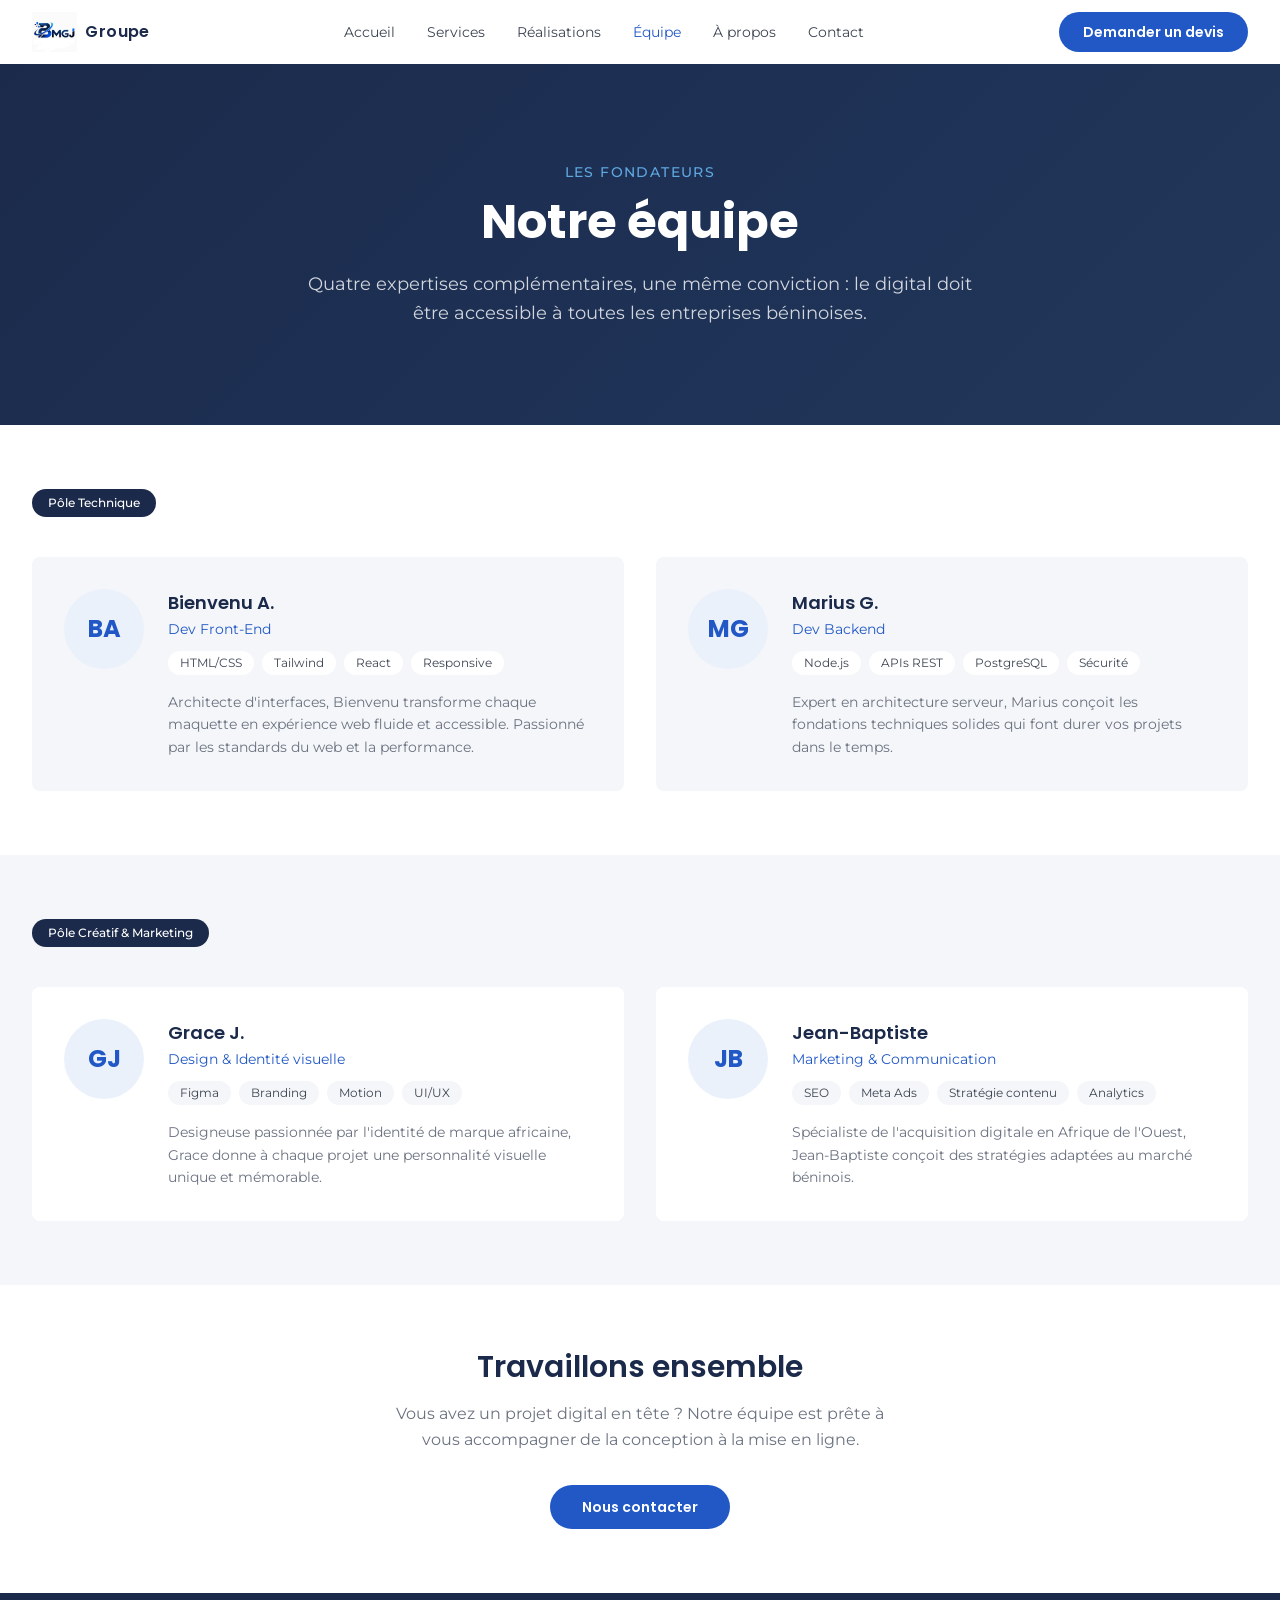
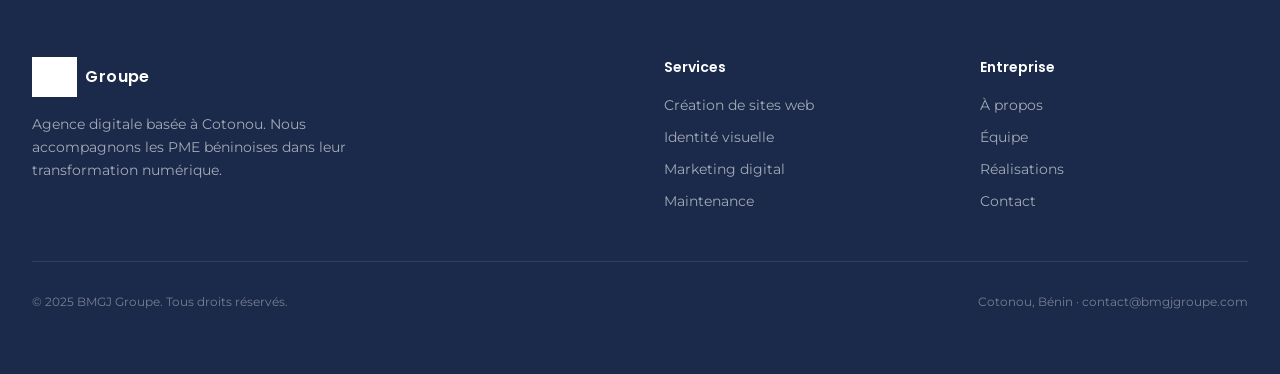
<file: equipe.html>
<!DOCTYPE html>
<html lang="fr">
<head>
  <meta charset="UTF-8" />
  <meta name="viewport" content="width=device-width, initial-scale=1.0" />
  <title>BMGJ Groupe — Notre équipe</title>
  <meta name="description" content="Rencontrez les 4 fondateurs de BMGJ Groupe : Bienvenu, Marius, Grace et Jean-Baptiste. Une équipe pluridisciplinaire au service des PME béninoises." />
  <link rel="preconnect" href="https://fonts.googleapis.com" />
  <link rel="preconnect" href="https://fonts.gstatic.com" crossorigin />
  <link href="https://fonts.googleapis.com/css2?family=Poppins:wght@400;500;600;700&family=Montserrat:wght@400;500;600&display=swap" rel="stylesheet" />
  <link rel="stylesheet" href="assets/css/tailwind.css" />
  <link rel="stylesheet" href="assets/css/style.css" />
</head>
<body class="bg-white text-[#3D4552]">

  <!-- ── HEADER ── -->
  <header id="site-header" class="fixed top-0 left-0 right-0 z-50 bg-white transition-all duration-300">
    <div class="max-w-7xl mx-auto px-6 lg:px-8 h-16 flex items-center justify-between">
      <a href="index.html" aria-label="BMGJ Groupe — accueil">
        <div class="flex items-center gap-2">
          <img src="assets/images/bmgj-logo.png" alt="BMGJ Groupe" class="h-10 w-auto" />
          <span class="font-poppins font-semibold text-base tracking-wide hidden sm:block text-[#1B2A4A]">Groupe</span>
        </div>
      </a>
      <nav class="hidden lg:flex items-center gap-8">
        <a href="index.html" data-nav-link class="font-montserrat text-sm text-[#3D4552] hover:text-[#2158C6] transition-colors duration-200">Accueil</a>
        <a href="services.html" data-nav-link class="font-montserrat text-sm text-[#3D4552] hover:text-[#2158C6] transition-colors duration-200">Services</a>
        <a href="realisations.html" data-nav-link class="font-montserrat text-sm text-[#3D4552] hover:text-[#2158C6] transition-colors duration-200">Réalisations</a>
        <a href="equipe.html" data-nav-link class="font-montserrat text-sm text-[#3D4552] hover:text-[#2158C6] transition-colors duration-200">Équipe</a>
        <a href="a-propos.html" data-nav-link class="font-montserrat text-sm text-[#3D4552] hover:text-[#2158C6] transition-colors duration-200">À propos</a>
        <a href="contact.html" data-nav-link class="font-montserrat text-sm text-[#3D4552] hover:text-[#2158C6] transition-colors duration-200">Contact</a>
      </nav>
      <a href="contact.html" class="hidden lg:inline-flex items-center rounded-full bg-[#2158C6] text-white font-poppins font-semibold text-sm px-6 py-2.5 hover:bg-[#1B2A4A] transition-colors duration-200">
        Demander un devis
      </a>
      <button id="menu-btn" class="lg:hidden p-2 text-[#1B2A4A]" aria-label="Menu" aria-expanded="false">
        <svg viewBox="0 0 24 24" fill="none" stroke="currentColor" stroke-width="2" class="w-6 h-6"><line x1="3" y1="6" x2="21" y2="6"/><line x1="3" y1="12" x2="21" y2="12"/><line x1="3" y1="18" x2="21" y2="18"/></svg>
      </button>
    </div>
    <div id="mobile-menu" class="hidden lg:hidden bg-white border-t border-[#F4F6F9] px-6 py-4 flex flex-col gap-4">
      <a href="index.html" class="font-montserrat text-sm text-[#3D4552] hover:text-[#2158C6]">Accueil</a>
      <a href="services.html" class="font-montserrat text-sm text-[#3D4552] hover:text-[#2158C6]">Services</a>
      <a href="realisations.html" class="font-montserrat text-sm text-[#3D4552] hover:text-[#2158C6]">Réalisations</a>
      <a href="equipe.html" class="font-montserrat text-sm text-[#3D4552] hover:text-[#2158C6]">Équipe</a>
      <a href="a-propos.html" class="font-montserrat text-sm text-[#3D4552] hover:text-[#2158C6]">À propos</a>
      <a href="contact.html" class="font-montserrat text-sm text-[#3D4552] hover:text-[#2158C6]">Contact</a>
      <a href="contact.html" class="inline-flex justify-center rounded-full bg-[#2158C6] text-white font-poppins font-semibold text-sm px-6 py-2.5">Demander un devis</a>
    </div>
  </header>

  <!-- ── MAIN ── -->
  <main class="pt-16">

    <!-- Hero secondaire -->
    <section class="bg-[#1B2A4A] py-24 relative overflow-hidden">
      <div class="absolute inset-0 opacity-10" aria-hidden="true">
        <div class="absolute inset-0" style="background: linear-gradient(135deg, #1B2A4A 0%, #3A7BC8 60%, #5FA8E0 100%);"></div>
      </div>
      <div class="relative max-w-7xl mx-auto px-6 lg:px-8 text-center">
        <span class="inline-block font-montserrat text-sm font-medium text-[#5FA8E0] tracking-widest uppercase mb-4">Les fondateurs</span>
        <h1 class="font-poppins font-bold text-4xl md:text-5xl text-white mb-6 leading-tight">
          Notre équipe
        </h1>
        <p class="font-montserrat text-white/80 text-lg max-w-2xl mx-auto leading-relaxed">
          Quatre expertises complémentaires, une même conviction : le digital doit être accessible à toutes les entreprises béninoises.
        </p>
      </div>
    </section>

    <!-- Pôle Technique -->
    <section class="py-16 bg-white">
      <div class="max-w-7xl mx-auto px-6 lg:px-8">
        <div class="mb-10">
          <span class="inline-block bg-[#1B2A4A] text-white font-montserrat text-xs font-medium px-4 py-1.5 rounded-full">Pôle Technique</span>
        </div>
        <div class="grid grid-cols-1 md:grid-cols-2 gap-8">

          <!-- Bienvenu -->
          <div class="bg-[#F4F6F9] rounded-lg p-8">
            <div class="flex items-start gap-6">
              <div class="w-20 h-20 rounded-full bg-[#EBF1FB] flex items-center justify-center flex-shrink-0">
                <span class="font-poppins font-bold text-2xl text-[#2158C6]">BA</span>
              </div>
              <div class="flex-1">
                <p class="font-poppins font-semibold text-lg text-[#1B2A4A] mb-0.5">Bienvenu A.</p>
                <p class="font-montserrat text-sm text-[#2158C6] mb-3">Dev Front-End</p>
                <div class="flex flex-wrap gap-2 mt-3">
                  <span class="bg-white text-[#3D4552] text-xs font-montserrat px-3 py-1 rounded-full">HTML/CSS</span>
                  <span class="bg-white text-[#3D4552] text-xs font-montserrat px-3 py-1 rounded-full">Tailwind</span>
                  <span class="bg-white text-[#3D4552] text-xs font-montserrat px-3 py-1 rounded-full">React</span>
                  <span class="bg-white text-[#3D4552] text-xs font-montserrat px-3 py-1 rounded-full">Responsive</span>
                </div>
                <p class="font-montserrat text-sm text-[#6B7280] mt-4 leading-relaxed">
                  Architecte d'interfaces, Bienvenu transforme chaque maquette en expérience web fluide et accessible. Passionné par les standards du web et la performance.
                </p>
              </div>
            </div>
          </div>

          <!-- Marius -->
          <div class="bg-[#F4F6F9] rounded-lg p-8">
            <div class="flex items-start gap-6">
              <div class="w-20 h-20 rounded-full bg-[#EBF1FB] flex items-center justify-center flex-shrink-0">
                <span class="font-poppins font-bold text-2xl text-[#2158C6]">MG</span>
              </div>
              <div class="flex-1">
                <p class="font-poppins font-semibold text-lg text-[#1B2A4A] mb-0.5">Marius G.</p>
                <p class="font-montserrat text-sm text-[#2158C6] mb-3">Dev Backend</p>
                <div class="flex flex-wrap gap-2 mt-3">
                  <span class="bg-white text-[#3D4552] text-xs font-montserrat px-3 py-1 rounded-full">Node.js</span>
                  <span class="bg-white text-[#3D4552] text-xs font-montserrat px-3 py-1 rounded-full">APIs REST</span>
                  <span class="bg-white text-[#3D4552] text-xs font-montserrat px-3 py-1 rounded-full">PostgreSQL</span>
                  <span class="bg-white text-[#3D4552] text-xs font-montserrat px-3 py-1 rounded-full">Sécurité</span>
                </div>
                <p class="font-montserrat text-sm text-[#6B7280] mt-4 leading-relaxed">
                  Expert en architecture serveur, Marius conçoit les fondations techniques solides qui font durer vos projets dans le temps.
                </p>
              </div>
            </div>
          </div>

        </div>
      </div>
    </section>

    <!-- Pôle Créatif & Marketing -->
    <section class="py-16 bg-[#F4F6F9]">
      <div class="max-w-7xl mx-auto px-6 lg:px-8">
        <div class="mb-10">
          <span class="inline-block bg-[#1B2A4A] text-white font-montserrat text-xs font-medium px-4 py-1.5 rounded-full">Pôle Créatif &amp; Marketing</span>
        </div>
        <div class="grid grid-cols-1 md:grid-cols-2 gap-8">

          <!-- Grace -->
          <div class="bg-white rounded-lg p-8">
            <div class="flex items-start gap-6">
              <div class="w-20 h-20 rounded-full bg-[#EBF1FB] flex items-center justify-center flex-shrink-0">
                <span class="font-poppins font-bold text-2xl text-[#2158C6]">GJ</span>
              </div>
              <div class="flex-1">
                <p class="font-poppins font-semibold text-lg text-[#1B2A4A] mb-0.5">Grace J.</p>
                <p class="font-montserrat text-sm text-[#2158C6] mb-3">Design &amp; Identité visuelle</p>
                <div class="flex flex-wrap gap-2 mt-3">
                  <span class="bg-[#F4F6F9] text-[#3D4552] text-xs font-montserrat px-3 py-1 rounded-full">Figma</span>
                  <span class="bg-[#F4F6F9] text-[#3D4552] text-xs font-montserrat px-3 py-1 rounded-full">Branding</span>
                  <span class="bg-[#F4F6F9] text-[#3D4552] text-xs font-montserrat px-3 py-1 rounded-full">Motion</span>
                  <span class="bg-[#F4F6F9] text-[#3D4552] text-xs font-montserrat px-3 py-1 rounded-full">UI/UX</span>
                </div>
                <p class="font-montserrat text-sm text-[#6B7280] mt-4 leading-relaxed">
                  Designeuse passionnée par l'identité de marque africaine, Grace donne à chaque projet une personnalité visuelle unique et mémorable.
                </p>
              </div>
            </div>
          </div>

          <!-- Jean-Baptiste -->
          <div class="bg-white rounded-lg p-8">
            <div class="flex items-start gap-6">
              <div class="w-20 h-20 rounded-full bg-[#EBF1FB] flex items-center justify-center flex-shrink-0">
                <span class="font-poppins font-bold text-2xl text-[#2158C6]">JB</span>
              </div>
              <div class="flex-1">
                <p class="font-poppins font-semibold text-lg text-[#1B2A4A] mb-0.5">Jean-Baptiste</p>
                <p class="font-montserrat text-sm text-[#2158C6] mb-3">Marketing &amp; Communication</p>
                <div class="flex flex-wrap gap-2 mt-3">
                  <span class="bg-[#F4F6F9] text-[#3D4552] text-xs font-montserrat px-3 py-1 rounded-full">SEO</span>
                  <span class="bg-[#F4F6F9] text-[#3D4552] text-xs font-montserrat px-3 py-1 rounded-full">Meta Ads</span>
                  <span class="bg-[#F4F6F9] text-[#3D4552] text-xs font-montserrat px-3 py-1 rounded-full">Stratégie contenu</span>
                  <span class="bg-[#F4F6F9] text-[#3D4552] text-xs font-montserrat px-3 py-1 rounded-full">Analytics</span>
                </div>
                <p class="font-montserrat text-sm text-[#6B7280] mt-4 leading-relaxed">
                  Spécialiste de l'acquisition digitale en Afrique de l'Ouest, Jean-Baptiste conçoit des stratégies adaptées au marché béninois.
                </p>
              </div>
            </div>
          </div>

        </div>
      </div>
    </section>

    <!-- CTA final -->
    <section class="py-16 bg-white">
      <div class="max-w-7xl mx-auto px-6 lg:px-8 text-center">
        <h2 class="font-poppins font-semibold text-3xl text-[#1B2A4A] mb-4">Travaillons ensemble</h2>
        <p class="font-montserrat text-[#6B7280] text-base mb-8 max-w-lg mx-auto leading-relaxed">
          Vous avez un projet digital en tête ? Notre équipe est prête à vous accompagner de la conception à la mise en ligne.
        </p>
        <a href="contact.html" class="inline-flex items-center rounded-full bg-[#2158C6] text-white font-poppins font-semibold text-sm px-8 py-3 hover:bg-[#1B2A4A] transition-colors duration-200">
          Nous contacter
        </a>
      </div>
    </section>

  </main>

  <!-- ── FOOTER ── -->
  <footer class="bg-[#1B2A4A] text-white">
    <div class="max-w-7xl mx-auto px-6 lg:px-8 py-16">
      <div class="grid grid-cols-1 md:grid-cols-4 gap-12 mb-12">
        <div class="md:col-span-2">
          <div class="flex items-center gap-2 mb-4">
            <img src="assets/images/bmgj-logo.png" alt="BMGJ Groupe" class="h-10 w-auto logo-white" />
            <span class="font-poppins font-semibold text-base tracking-wide text-white">Groupe</span>
          </div>
          <p class="font-montserrat text-white/60 text-sm leading-relaxed max-w-xs">
            Agence digitale basée à Cotonou. Nous accompagnons les PME béninoises dans leur transformation numérique.
          </p>
        </div>
        <div>
          <h4 class="font-poppins font-semibold text-white text-sm mb-4">Services</h4>
          <ul class="space-y-2">
            <li><a href="services.html" class="font-montserrat text-white/60 text-sm hover:text-white transition-colors">Création de sites web</a></li>
            <li><a href="services.html" class="font-montserrat text-white/60 text-sm hover:text-white transition-colors">Identité visuelle</a></li>
            <li><a href="services.html" class="font-montserrat text-white/60 text-sm hover:text-white transition-colors">Marketing digital</a></li>
            <li><a href="services.html" class="font-montserrat text-white/60 text-sm hover:text-white transition-colors">Maintenance</a></li>
          </ul>
        </div>
        <div>
          <h4 class="font-poppins font-semibold text-white text-sm mb-4">Entreprise</h4>
          <ul class="space-y-2">
            <li><a href="a-propos.html" class="font-montserrat text-white/60 text-sm hover:text-white transition-colors">À propos</a></li>
            <li><a href="equipe.html" class="font-montserrat text-white/60 text-sm hover:text-white transition-colors">Équipe</a></li>
            <li><a href="realisations.html" class="font-montserrat text-white/60 text-sm hover:text-white transition-colors">Réalisations</a></li>
            <li><a href="contact.html" class="font-montserrat text-white/60 text-sm hover:text-white transition-colors">Contact</a></li>
          </ul>
        </div>
      </div>
      <div class="border-t border-white/10 pt-8 flex flex-col sm:flex-row justify-between items-center gap-4">
        <p class="font-montserrat text-white/40 text-xs">© 2025 BMGJ Groupe. Tous droits réservés.</p>
        <p class="font-montserrat text-white/40 text-xs">Cotonou, Bénin · contact@bmgjgroupe.com</p>
      </div>
    </div>
  </footer>

  <!-- Bouton WhatsApp flottant -->
  <a href="https://wa.me/22900000000" target="_blank" rel="noopener noreferrer"
     class="fixed bottom-6 right-6 lg:hidden z-50 w-14 h-14 bg-[#25D366] rounded-full flex items-center justify-center shadow-lg hover:bg-[#1ebe57] transition-colors duration-200"
     aria-label="Contacter sur WhatsApp">
    <svg viewBox="0 0 24 24" fill="white" class="w-7 h-7">
      <path d="M17.472 14.382c-.297-.149-1.758-.867-2.03-.967-.273-.099-.471-.148-.67.15-.197.297-.767.966-.94 1.164-.173.199-.347.223-.644.075-.297-.15-1.255-.463-2.39-1.475-.883-.788-1.48-1.761-1.653-2.059-.173-.297-.018-.458.13-.606.134-.133.298-.347.446-.52.149-.174.198-.298.298-.497.099-.198.05-.371-.025-.52-.075-.149-.669-1.612-.916-2.207-.242-.579-.487-.5-.669-.51-.173-.008-.371-.01-.57-.01-.198 0-.52.074-.792.372-.272.297-1.04 1.016-1.04 2.479 0 1.462 1.065 2.875 1.213 3.074.149.198 2.096 3.2 5.077 4.487.709.306 1.262.489 1.694.625.712.227 1.36.195 1.871.118.571-.085 1.758-.719 2.006-1.413.248-.694.248-1.289.173-1.413-.074-.124-.272-.198-.57-.347z"/>
      <path d="M12 0C5.374 0 0 5.373 0 12c0 2.117.549 4.099 1.508 5.814L.057 23.428a.75.75 0 0 0 .943.941l5.649-1.444A11.945 11.945 0 0 0 12 24c6.626 0 12-5.374 12-12S18.626 0 12 0zm0 22.5c-1.933 0-3.737-.514-5.288-1.408l-.373-.216-3.927 1.003 1.018-3.838-.237-.385A10.47 10.47 0 0 1 1.5 12C1.5 6.21 6.21 1.5 12 1.5S22.5 6.21 22.5 12 17.79 22.5 12 22.5z"/>
    </svg>
  </a>
  <script src="assets/js/main.js"></script>
</body>
</html>
</file>
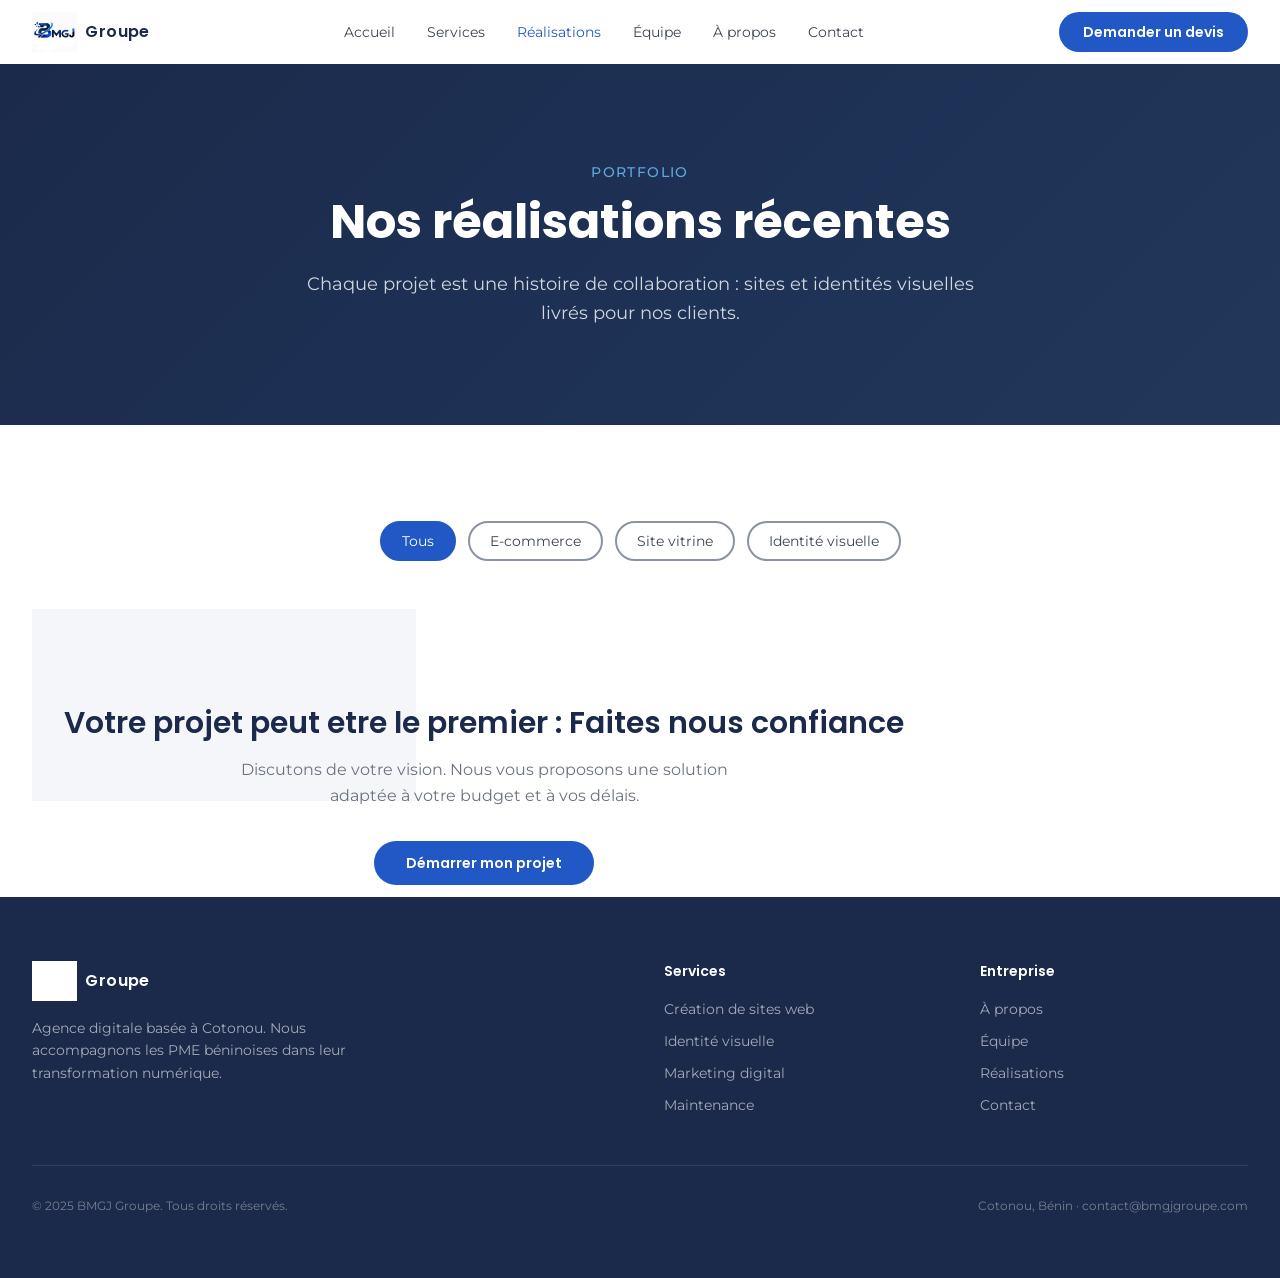
<file: realisations.html>
<!DOCTYPE html>
<html lang="fr">
<head>
  <meta charset="UTF-8" />
  <meta name="viewport" content="width=device-width, initial-scale=1.0" />
  <title>BMGJ Groupe — Nos réalisations</title>
  <meta name="description" content="Découvrez les réalisations de BMGJ Groupe : sites e-commerce, sites vitrine et identités visuelles pour les PME béninoises." />
  <link rel="preconnect" href="https://fonts.googleapis.com" />
  <link rel="preconnect" href="https://fonts.gstatic.com" crossorigin />
  <link href="https://fonts.googleapis.com/css2?family=Poppins:wght@400;500;600;700&family=Montserrat:wght@400;500;600&display=swap" rel="stylesheet" />
  <link rel="stylesheet" href="assets/css/tailwind.css" />
  <link rel="stylesheet" href="assets/css/style.css" />
</head>
<body class="bg-white text-[#3D4552]">

  <!-- ── HEADER ── -->
  <header id="site-header" class="fixed top-0 left-0 right-0 z-50 bg-white transition-all duration-300">
    <div class="max-w-7xl mx-auto px-6 lg:px-8 h-16 flex items-center justify-between">
      <a href="index.html" aria-label="BMGJ Groupe — accueil">
        <div class="flex items-center gap-2">
          <img src="assets/images/bmgj-logo.png" alt="BMGJ Groupe" class="h-10 w-auto" />
          <span class="font-poppins font-semibold text-base tracking-wide hidden sm:block text-[#1B2A4A]">Groupe</span>
        </div>
      </a>
      <nav class="hidden lg:flex items-center gap-8">
        <a href="index.html" data-nav-link class="font-montserrat text-sm text-[#3D4552] hover:text-[#2158C6] transition-colors duration-200">Accueil</a>
        <a href="services.html" data-nav-link class="font-montserrat text-sm text-[#3D4552] hover:text-[#2158C6] transition-colors duration-200">Services</a>
        <a href="realisations.html" data-nav-link class="font-montserrat text-sm text-[#3D4552] hover:text-[#2158C6] transition-colors duration-200">Réalisations</a>
        <a href="equipe.html" data-nav-link class="font-montserrat text-sm text-[#3D4552] hover:text-[#2158C6] transition-colors duration-200">Équipe</a>
        <a href="a-propos.html" data-nav-link class="font-montserrat text-sm text-[#3D4552] hover:text-[#2158C6] transition-colors duration-200">À propos</a>
        <a href="contact.html" data-nav-link class="font-montserrat text-sm text-[#3D4552] hover:text-[#2158C6] transition-colors duration-200">Contact</a>
      </nav>
      <a href="contact.html" class="hidden lg:inline-flex items-center rounded-full bg-[#2158C6] text-white font-poppins font-semibold text-sm px-6 py-2.5 hover:bg-[#1B2A4A] transition-colors duration-200">
        Demander un devis
      </a>
      <button id="menu-btn" class="lg:hidden p-2 text-[#1B2A4A]" aria-label="Menu" aria-expanded="false">
        <svg viewBox="0 0 24 24" fill="none" stroke="currentColor" stroke-width="2" class="w-6 h-6"><line x1="3" y1="6" x2="21" y2="6"/><line x1="3" y1="12" x2="21" y2="12"/><line x1="3" y1="18" x2="21" y2="18"/></svg>
      </button>
    </div>
    <div id="mobile-menu" class="hidden lg:hidden bg-white border-t border-[#F4F6F9] px-6 py-4 flex flex-col gap-4">
      <a href="index.html" class="font-montserrat text-sm text-[#3D4552] hover:text-[#2158C6]">Accueil</a>
      <a href="services.html" class="font-montserrat text-sm text-[#3D4552] hover:text-[#2158C6]">Services</a>
      <a href="realisations.html" class="font-montserrat text-sm text-[#3D4552] hover:text-[#2158C6]">Réalisations</a>
      <a href="equipe.html" class="font-montserrat text-sm text-[#3D4552] hover:text-[#2158C6]">Équipe</a>
      <a href="a-propos.html" class="font-montserrat text-sm text-[#3D4552] hover:text-[#2158C6]">À propos</a>
      <a href="contact.html" class="font-montserrat text-sm text-[#3D4552] hover:text-[#2158C6]">Contact</a>
      <a href="contact.html" class="inline-flex justify-center rounded-full bg-[#2158C6] text-white font-poppins font-semibold text-sm px-6 py-2.5">Demander un devis</a>
    </div>
  </header>

  <!-- ── MAIN ── -->
  <main class="pt-16">

    <!-- Hero secondaire -->
    <section class="bg-[#1B2A4A] py-24 relative overflow-hidden">
      <div class="absolute inset-0 opacity-10" aria-hidden="true">
        <div class="absolute inset-0" style="background: linear-gradient(135deg, #1B2A4A 0%, #3A7BC8 60%, #5FA8E0 100%);"></div>
      </div>
      <div class="relative max-w-7xl mx-auto px-6 lg:px-8 text-center">
        <span class="inline-block font-montserrat text-sm font-medium text-[#5FA8E0] tracking-widest uppercase mb-4">Portfolio</span>
        <h1 class="font-poppins font-bold text-4xl md:text-5xl text-white mb-6 leading-tight">
          Nos réalisations récentes
        </h1>
        <p class="font-montserrat text-white/80 text-lg max-w-2xl mx-auto leading-relaxed">
          Chaque projet est une histoire de collaboration : sites et identités visuelles livrés pour nos clients.
        </p>
      </div>
    </section>

    <!-- Grille projets -->
    <section class="py-24 bg-white">
      <div class="max-w-7xl mx-auto px-6 lg:px-8">

        <!-- Filtres -->
        <div class="flex flex-wrap justify-center gap-3 mb-12">
          <button data-filter="tous" class="active-filter font-montserrat text-sm px-5 py-2 rounded-full border-2 border-[#2158C6] transition-colors duration-200">Tous</button>
          <button data-filter="e-commerce" class="font-montserrat text-sm px-5 py-2 rounded-full border-2 border-[#8A93A3] text-[#3D4552] hover:border-[#2158C6] hover:text-[#2158C6] transition-colors duration-200">E-commerce</button>
          <button data-filter="site-vitrine" class="font-montserrat text-sm px-5 py-2 rounded-full border-2 border-[#8A93A3] text-[#3D4552] hover:border-[#2158C6] hover:text-[#2158C6] transition-colors duration-200">Site vitrine</button>
          <button data-filter="identite-visuelle" class="font-montserrat text-sm px-5 py-2 rounded-full border-2 border-[#8A93A3] text-[#3D4552] hover:border-[#2158C6] hover:text-[#2158C6] transition-colors duration-200">Identité visuelle</button>
        </div>

        <!-- Grille -->
        <div class="grid grid-cols-1 md:grid-cols-2 lg:grid-cols-3 gap-8">

          <!-- Projet 1 : E-commerce Épices du Bénin >
          <article class="project-card bg-white rounded-lg overflow-hidden shadow-[0_4px_12px_rgba(27,42,74,0.08)] hover:shadow-[0_8px_24px_rgba(27,42,74,0.14)] transition-shadow duration-300" data-category="e-commerce">
            <div class="overflow-hidden h-52">
              <img
                src="https://images.unsplash.com/photo-1709281847802-9aef10b6d4bf?w=600&h=400&fit=crop&auto=format"
                alt="Boutique en ligne Épices du Bénin"
                class="w-full h-full object-cover"
                loading="lazy"
              />
            </div>
            <div class="p-6">
              <span class="inline-block bg-[#EBF1FB] text-[#2158C6] text-xs font-montserrat font-medium px-3 py-1 rounded-full mb-3">E-commerce</span>
              <h3 class="font-poppins font-semibold text-lg text-[#1B2A4A] mb-2">Boutique en ligne — Épices du Bénin</h3>
              <p class="font-montserrat text-sm text-[#6B7280] leading-relaxed">Catalogue produits, panier et paiement Mobile Money intégré. +230 commandes le premier mois.</p>
            </div>
          </article>

          <!-- Projet 2 : Site vitrine Cabinet Adéola >
          <article class="project-card bg-white rounded-lg overflow-hidden shadow-[0_4px_12px_rgba(27,42,74,0.08)] hover:shadow-[0_8px_24px_rgba(27,42,74,0.14)] transition-shadow duration-300" data-category="site-vitrine">
            <div class="overflow-hidden h-52">
              <img
                src="https://images.unsplash.com/photo-1624555130581-1d9cca783bc0?w=600&h=400&fit=crop&auto=format"
                alt="Site vitrine Cabinet Adéola et Associés"
                class="w-full h-full object-cover"
                loading="lazy"
              />
            </div>
            <div class="p-6">
              <span class="inline-block bg-[#EBF1FB] text-[#2158C6] text-xs font-montserrat font-medium px-3 py-1 rounded-full mb-3">Site vitrine</span>
              <h3 class="font-poppins font-semibold text-lg text-[#1B2A4A] mb-2">Site vitrine — Cabinet Adéola &amp; Associés</h3>
              <p class="font-montserrat text-sm text-[#6B7280] leading-relaxed">Présentation des services juridiques, formulaire de contact et blog. Taux de conversion +40 %.</p>
            </div>
          </article>

          <!-- Projet 3 : Identité visuelle StartupHub (Démonstration) >
          <article class="project-card bg-white rounded-lg overflow-hidden shadow-[0_4px_12px_rgba(27,42,74,0.08)] hover:shadow-[0_8px_24px_rgba(27,42,74,0.14)] transition-shadow duration-300" data-category="identite-visuelle">
            <div class="overflow-hidden h-52 relative">
              <img
                src="https://images.unsplash.com/photo-1559136555-9303baea8ebd?w=600&h=400&fit=crop&auto=format"
                alt="Identité visuelle StartupHub Cotonou"
                class="w-full h-full object-cover"
                loading="lazy"
              />
              <span class="absolute top-3 left-3 bg-[#1B2A4A] text-white text-xs font-montserrat font-medium px-3 py-1 rounded-full">Démonstration</span>
            </div>
            <div class="p-6">
              <span class="inline-block bg-[#EBF1FB] text-[#2158C6] text-xs font-montserrat font-medium px-3 py-1 rounded-full mb-3">Identité visuelle</span>
              <h3 class="font-poppins font-semibold text-lg text-[#1B2A4A] mb-2">Identité visuelle — StartupHub Cotonou</h3>
              <p class="font-montserrat text-sm text-[#6B7280] leading-relaxed">Logo, charte graphique complète et kit réseaux sociaux pour un incubateur de startups.</p>
            </div>
          </article>

          <!-- Projet 4 : E-commerce Marché Bio (Démonstration) >
          <article class="project-card bg-white rounded-lg overflow-hidden shadow-[0_4px_12px_rgba(27,42,74,0.08)] hover:shadow-[0_8px_24px_rgba(27,42,74,0.14)] transition-shadow duration-300" data-category="e-commerce">
            <div class="overflow-hidden h-52 relative">
              <img
                src="https://images.unsplash.com/photo-1542838132-92c53300491e?w=600&h=400&fit=crop&auto=format"
                alt="Plateforme e-commerce Marché Bio Cotonou"
                class="w-full h-full object-cover"
                loading="lazy"
              />
              <span class="absolute top-3 left-3 bg-[#1B2A4A] text-white text-xs font-montserrat font-medium px-3 py-1 rounded-full">Démonstration</span>
            </div>
            <div class="p-6">
              <span class="inline-block bg-[#EBF1FB] text-[#2158C6] text-xs font-montserrat font-medium px-3 py-1 rounded-full mb-3">E-commerce</span>
              <h3 class="font-poppins font-semibold text-lg text-[#1B2A4A] mb-2">Plateforme e-commerce — Marché Bio Cotonou</h3>
              <p class="font-montserrat text-sm text-[#6B7280] leading-relaxed">Boutique en ligne de produits bio locaux avec livraison à domicile et abonnement hebdomadaire.</p>
            </div>
          </article>

          <!-- Projet 5 : Site vitrine ONG Eau Pure >
          <article class="project-card bg-white rounded-lg overflow-hidden shadow-[0_4px_12px_rgba(27,42,74,0.08)] hover:shadow-[0_8px_24px_rgba(27,42,74,0.14)] transition-shadow duration-300" data-category="site-vitrine">
            <div class="overflow-hidden h-52">
              <img
                src="https://images.unsplash.com/photo-1488521787991-ed7bbaae773c?w=600&h=400&fit=crop&auto=format"
                alt="Site vitrine ONG Eau Pure Bénin"
                class="w-full h-full object-cover"
                loading="lazy"
              />
            </div>
            <div class="p-6">
              <span class="inline-block bg-[#EBF1FB] text-[#2158C6] text-xs font-montserrat font-medium px-3 py-1 rounded-full mb-3">Site vitrine</span>
              <h3 class="font-poppins font-semibold text-lg text-[#1B2A4A] mb-2">Site vitrine — ONG Eau Pure Bénin</h3>
              <p class="font-montserrat text-sm text-[#6B7280] leading-relaxed">Présence web pour une ONG d'accès à l'eau potable. Dons en ligne et rapports d'activité.</p>
            </div>
          </article>

          <!-- Projet 6 : Identité visuelle Restaurant Le Baobab >
          <article class="project-card bg-white rounded-lg overflow-hidden shadow-[0_4px_12px_rgba(27,42,74,0.08)] hover:shadow-[0_8px_24px_rgba(27,42,74,0.14)] transition-shadow duration-300" data-category="identite-visuelle">
            <div class="overflow-hidden h-52">
              <img
                src="https://images.unsplash.com/photo-1414235077428-338989a2e8c0?w=600&h=400&fit=crop&auto=format"
                alt="Identité visuelle Restaurant Le Baobab"
                class="w-full h-full object-cover"
                loading="lazy"
              />
            </div>
            <div class="p-6">
              <span class="inline-block bg-[#EBF1FB] text-[#2158C6] text-xs font-montserrat font-medium px-3 py-1 rounded-full mb-3">Identité visuelle</span>
              <h3 class="font-poppins font-semibold text-lg text-[#1B2A4A] mb-2">Identité visuelle — Restaurant Le Baobab</h3>
              <p class="font-montserrat text-sm text-[#6B7280] leading-relaxed">Branding complet : logo, menu, signalétique et kit réseaux sociaux pour un restaurant de cuisine béninoise.</p>
            </div>
          </article>

        </div>
      </div>
    </section>

    <!-- CTA -->
    <section class="py-24 overflow-hidden bg-[#F4F6F9]">
      <div class="absolute inset-all max-w-7xl mx-auto px-6 lg:px-8 text-center">
        <h2 class="font-poppins font-semibold text-3xl text-[#1B2A4A] mb-4">Votre projet peut etre le premier : Faites nous confiance </h2>
        <p class="font-montserrat text-[#6B7280] text-base mb-8 max-w-lg mx-auto leading-relaxed">
          Discutons de votre vision. Nous vous proposons une solution adaptée à votre budget et à vos délais.
        </p>
        <a href="contact.html" class="inline-flex items-center rounded-full bg-[#2158C6] text-white font-poppins font-semibold text-sm px-8 py-3 hover:bg-[#1B2A4A] transition-colors duration-200">
          Démarrer mon projet
        </a>
      </div>
    </section>

  </main>

  <!-- ── FOOTER ── -->
  <footer class="bg-[#1B2A4A] text-white">
    <div class="max-w-7xl mx-auto px-6 lg:px-8 py-16">
      <div class="grid grid-cols-1 md:grid-cols-4 gap-12 mb-12">
        <div class="md:col-span-2">
          <div class="flex items-center gap-2 mb-4">
            <img src="assets/images/bmgj-logo.png" alt="BMGJ Groupe" class="h-10 w-auto logo-white" />
            <span class="font-poppins font-semibold text-base tracking-wide text-white">Groupe</span>
          </div>
          <p class="font-montserrat text-white/60 text-sm leading-relaxed max-w-xs">
            Agence digitale basée à Cotonou. Nous accompagnons les PME béninoises dans leur transformation numérique.
          </p>
        </div>
        <div>
          <h4 class="font-poppins font-semibold text-white text-sm mb-4">Services</h4>
          <ul class="space-y-2">
            <li><a href="services.html" class="font-montserrat text-white/60 text-sm hover:text-white transition-colors">Création de sites web</a></li>
            <li><a href="services.html" class="font-montserrat text-white/60 text-sm hover:text-white transition-colors">Identité visuelle</a></li>
            <li><a href="services.html" class="font-montserrat text-white/60 text-sm hover:text-white transition-colors">Marketing digital</a></li>
            <li><a href="services.html" class="font-montserrat text-white/60 text-sm hover:text-white transition-colors">Maintenance</a></li>
          </ul>
        </div>
        <div>
          <h4 class="font-poppins font-semibold text-white text-sm mb-4">Entreprise</h4>
          <ul class="space-y-2">
            <li><a href="a-propos.html" class="font-montserrat text-white/60 text-sm hover:text-white transition-colors">À propos</a></li>
            <li><a href="equipe.html" class="font-montserrat text-white/60 text-sm hover:text-white transition-colors">Équipe</a></li>
            <li><a href="realisations.html" class="font-montserrat text-white/60 text-sm hover:text-white transition-colors">Réalisations</a></li>
            <li><a href="contact.html" class="font-montserrat text-white/60 text-sm hover:text-white transition-colors">Contact</a></li>
          </ul>
        </div>
      </div>
      <div class="border-t border-white/10 pt-8 flex flex-col sm:flex-row justify-between items-center gap-4">
        <p class="font-montserrat text-white/40 text-xs">© 2025 BMGJ Groupe. Tous droits réservés.</p>
        <p class="font-montserrat text-white/40 text-xs">Cotonou, Bénin · contact@bmgjgroupe.com</p>
      </div>
    </div>
  </footer>

  <!-- Bouton WhatsApp flottant -->
  <a href="https://wa.me/22900000000" target="_blank" rel="noopener noreferrer"
     class="fixed bottom-6 right-6 lg:hidden z-50 w-14 h-14 bg-[#25D366] rounded-full flex items-center justify-center shadow-lg hover:bg-[#1ebe57] transition-colors duration-200"
     aria-label="Contacter sur WhatsApp">
    <svg viewBox="0 0 24 24" fill="white" class="w-7 h-7">
      <path d="M17.472 14.382c-.297-.149-1.758-.867-2.03-.967-.273-.099-.471-.148-.67.15-.197.297-.767.966-.94 1.164-.173.199-.347.223-.644.075-.297-.15-1.255-.463-2.39-1.475-.883-.788-1.48-1.761-1.653-2.059-.173-.297-.018-.458.13-.606.134-.133.298-.347.446-.52.149-.174.198-.298.298-.497.099-.198.05-.371-.025-.52-.075-.149-.669-1.612-.916-2.207-.242-.579-.487-.5-.669-.51-.173-.008-.371-.01-.57-.01-.198 0-.52.074-.792.372-.272.297-1.04 1.016-1.04 2.479 0 1.462 1.065 2.875 1.213 3.074.149.198 2.096 3.2 5.077 4.487.709.306 1.262.489 1.694.625.712.227 1.36.195 1.871.118.571-.085 1.758-.719 2.006-1.413.248-.694.248-1.289.173-1.413-.074-.124-.272-.198-.57-.347z"/>
      <path d="M12 0C5.374 0 0 5.373 0 12c0 2.117.549 4.099 1.508 5.814L.057 23.428a.75.75 0 0 0 .943.941l5.649-1.444A11.945 11.945 0 0 0 12 24c6.626 0 12-5.374 12-12S18.626 0 12 0zm0 22.5c-1.933 0-3.737-.514-5.288-1.408l-.373-.216-3.927 1.003 1.018-3.838-.237-.385A10.47 10.47 0 0 1 1.5 12C1.5 6.21 6.21 1.5 12 1.5S22.5 6.21 22.5 12 17.79 22.5 12 22.5z"/>
    </svg>
  </a>
  <script src="assets/js/main.js"></script>
</body>
</html>
</file>
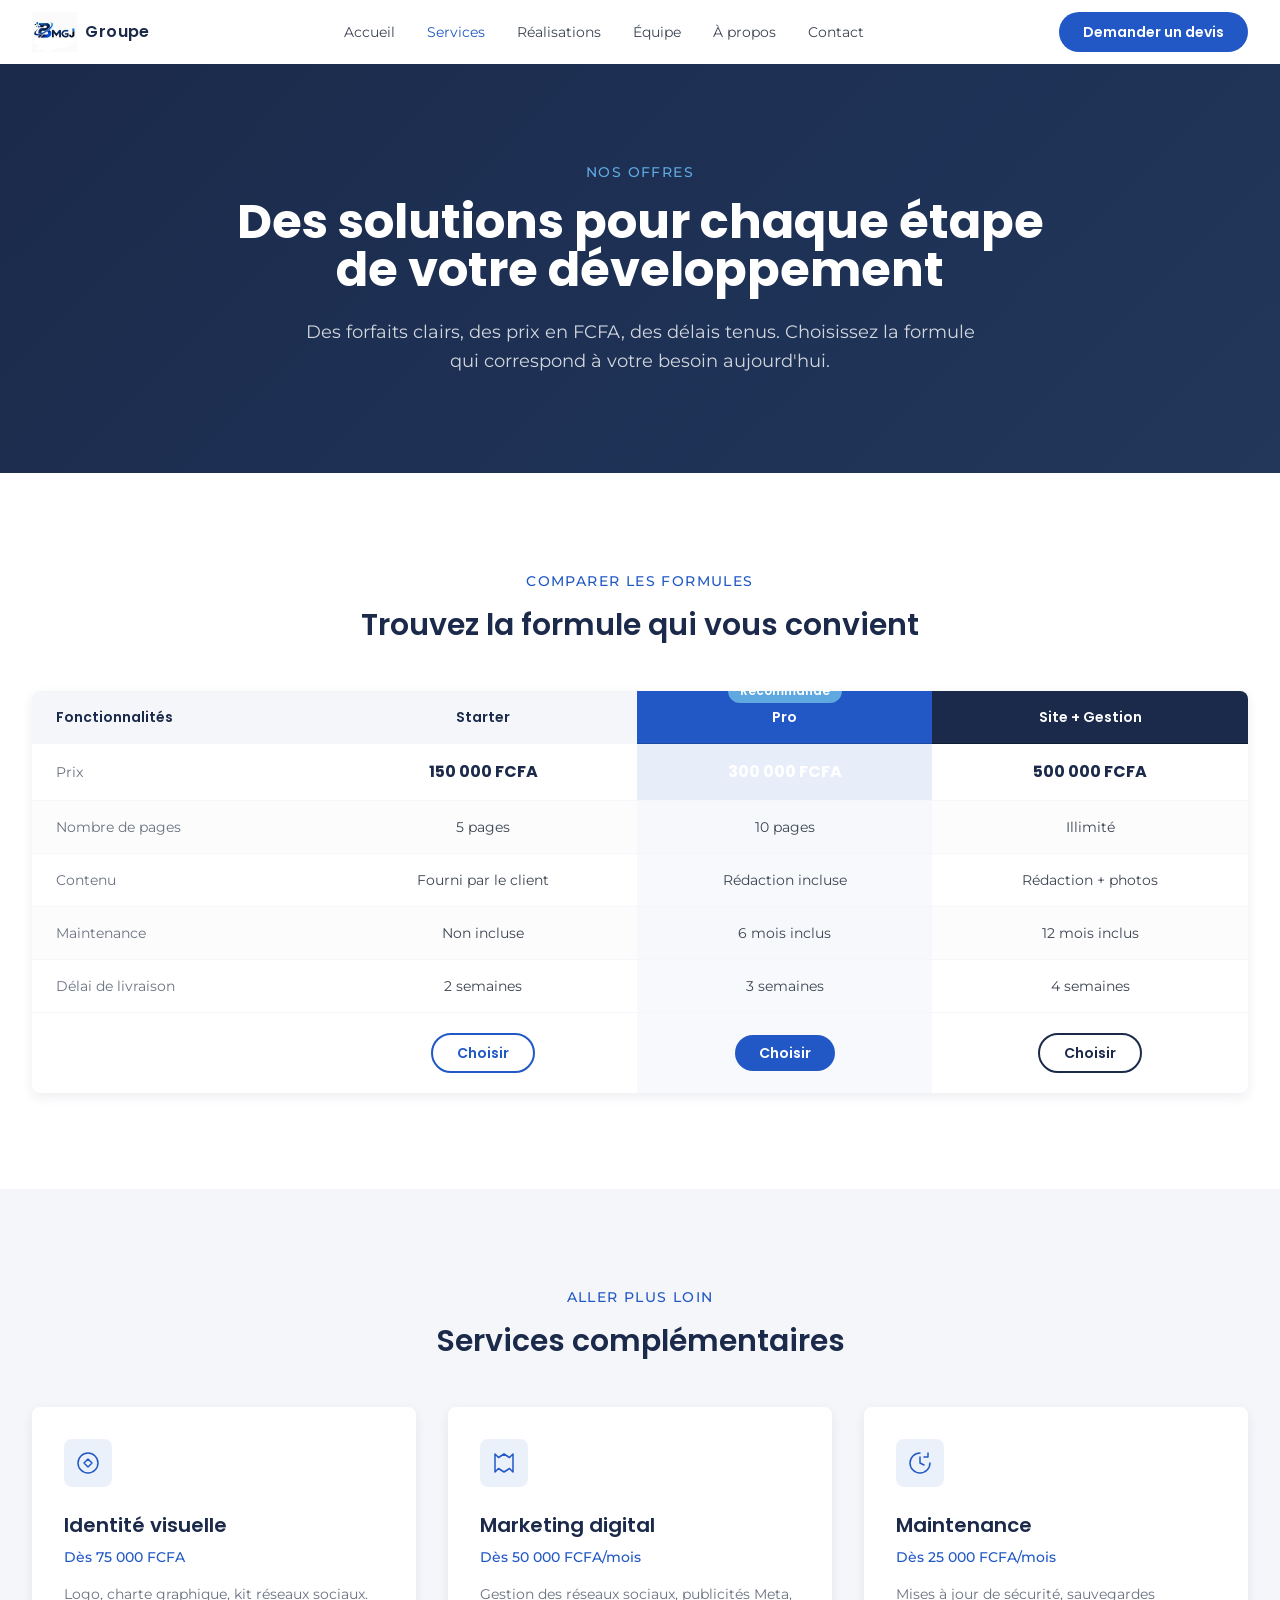
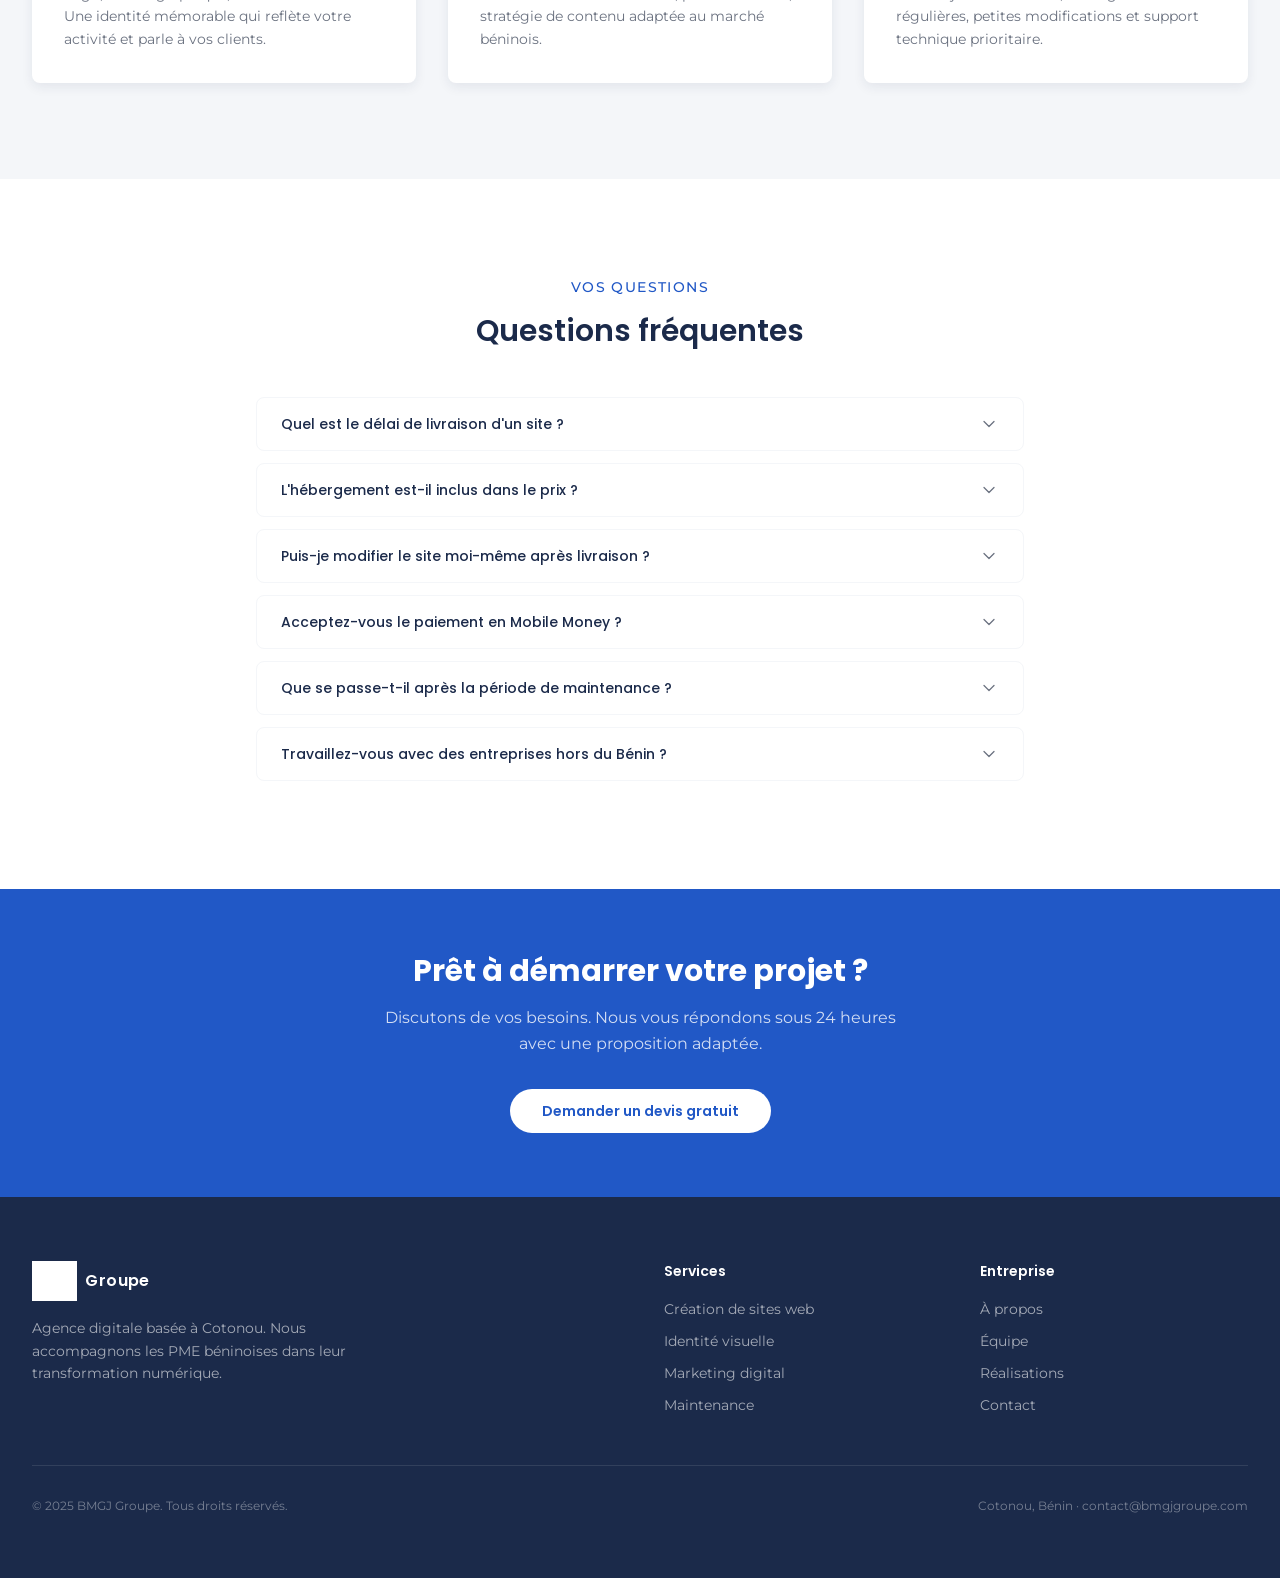
<file: services.html>
<!DOCTYPE html>
<html lang="fr">
<head>
  <meta charset="UTF-8" />
  <meta name="viewport" content="width=device-width, initial-scale=1.0" />
  <title>BMGJ Groupe — Nos services et tarifs</title>
  <meta name="description" content="Découvrez les offres BMGJ Groupe : création de sites web, identité visuelle, marketing digital et maintenance. Tarifs clairs en FCFA, délais tenus." />
  <link rel="preconnect" href="https://fonts.googleapis.com" />
  <link rel="preconnect" href="https://fonts.gstatic.com" crossorigin />
  <link href="https://fonts.googleapis.com/css2?family=Poppins:wght@400;500;600;700&family=Montserrat:wght@400;500;600&display=swap" rel="stylesheet" />
  <link rel="stylesheet" href="assets/css/tailwind.css" />
  <link rel="stylesheet" href="assets/css/style.css" />
</head>
<body class="bg-white text-[#3D4552]">

  <!-- ── HEADER ── -->
  <header id="site-header" class="fixed top-0 left-0 right-0 z-50 bg-white transition-all duration-300">
    <div class="max-w-7xl mx-auto px-6 lg:px-8 h-16 flex items-center justify-between">
      <a href="index.html" aria-label="BMGJ Groupe — accueil">
        <div class="flex items-center gap-2">
          <img src="assets/images/bmgj-logo.png" alt="BMGJ Groupe" class="h-10 w-auto" />
          <span class="font-poppins font-semibold text-base tracking-wide hidden sm:block text-[#1B2A4A]">Groupe</span>
        </div>
      </a>
      <nav class="hidden lg:flex items-center gap-8">
        <a href="index.html" data-nav-link class="font-montserrat text-sm text-[#3D4552] hover:text-[#2158C6] transition-colors duration-200">Accueil</a>
        <a href="services.html" data-nav-link class="font-montserrat text-sm text-[#3D4552] hover:text-[#2158C6] transition-colors duration-200">Services</a>
        <a href="realisations.html" data-nav-link class="font-montserrat text-sm text-[#3D4552] hover:text-[#2158C6] transition-colors duration-200">Réalisations</a>
        <a href="equipe.html" data-nav-link class="font-montserrat text-sm text-[#3D4552] hover:text-[#2158C6] transition-colors duration-200">Équipe</a>
        <a href="a-propos.html" data-nav-link class="font-montserrat text-sm text-[#3D4552] hover:text-[#2158C6] transition-colors duration-200">À propos</a>
        <a href="contact.html" data-nav-link class="font-montserrat text-sm text-[#3D4552] hover:text-[#2158C6] transition-colors duration-200">Contact</a>
      </nav>
      <a href="contact.html" class="hidden lg:inline-flex items-center rounded-full bg-[#2158C6] text-white font-poppins font-semibold text-sm px-6 py-2.5 hover:bg-[#1B2A4A] transition-colors duration-200">
        Demander un devis
      </a>
      <button id="menu-btn" class="lg:hidden p-2 text-[#1B2A4A]" aria-label="Menu" aria-expanded="false">
        <svg viewBox="0 0 24 24" fill="none" stroke="currentColor" stroke-width="2" class="w-6 h-6"><line x1="3" y1="6" x2="21" y2="6"/><line x1="3" y1="12" x2="21" y2="12"/><line x1="3" y1="18" x2="21" y2="18"/></svg>
      </button>
    </div>
    <div id="mobile-menu" class="hidden lg:hidden bg-white border-t border-[#F4F6F9] px-6 py-4 flex flex-col gap-4">
      <a href="index.html" class="font-montserrat text-sm text-[#3D4552] hover:text-[#2158C6]">Accueil</a>
      <a href="services.html" class="font-montserrat text-sm text-[#3D4552] hover:text-[#2158C6]">Services</a>
      <a href="realisations.html" class="font-montserrat text-sm text-[#3D4552] hover:text-[#2158C6]">Réalisations</a>
      <a href="equipe.html" class="font-montserrat text-sm text-[#3D4552] hover:text-[#2158C6]">Équipe</a>
      <a href="a-propos.html" class="font-montserrat text-sm text-[#3D4552] hover:text-[#2158C6]">À propos</a>
      <a href="contact.html" class="font-montserrat text-sm text-[#3D4552] hover:text-[#2158C6]">Contact</a>
      <a href="contact.html" class="inline-flex justify-center rounded-full bg-[#2158C6] text-white font-poppins font-semibold text-sm px-6 py-2.5">Demander un devis</a>
    </div>
  </header>

  <!-- ── MAIN ── -->
  <main class="pt-16">

    <!-- Hero secondaire -->
    <section class="bg-[#1B2A4A] py-24 relative overflow-hidden">
      <div class="absolute inset-0 opacity-10" aria-hidden="true">
        <div class="absolute inset-0" style="background: linear-gradient(135deg, #1B2A4A 0%, #3A7BC8 60%, #5FA8E0 100%);"></div>
      </div>
      <div class="relative max-w-7xl mx-auto px-6 lg:px-8 text-center">
        <span class="inline-block font-montserrat text-sm font-medium text-[#5FA8E0] tracking-widest uppercase mb-4">Nos offres</span>
        <h1 class="font-poppins font-bold text-4xl md:text-5xl text-white mb-6 leading-tight">
          Des solutions pour chaque étape<br class="hidden md:block" /> de votre développement
        </h1>
        <p class="font-montserrat text-white/80 text-lg max-w-2xl mx-auto leading-relaxed">
          Des forfaits clairs, des prix en FCFA, des délais tenus. Choisissez la formule qui correspond à votre besoin aujourd'hui.
        </p>
      </div>
    </section>

    <!-- Tableau comparatif -->
    <section class="py-24 bg-white">
      <div class="max-w-7xl mx-auto px-6 lg:px-8">
        <div class="text-center mb-12">
          <span class="inline-block font-montserrat text-sm font-medium text-[#2158C6] tracking-widest uppercase mb-4">Comparer les formules</span>
          <h2 class="font-poppins font-semibold text-3xl text-[#1B2A4A]">Trouvez la formule qui vous convient</h2>
        </div>
        <div class="overflow-x-auto rounded-lg shadow-[0_4px_12px_rgba(27,42,74,0.08)]">
          <table class="w-full border-collapse min-w-[640px]">
            <thead>
              <tr>
                <th class="bg-[#F4F6F9] text-left px-6 py-4 font-poppins font-semibold text-sm text-[#1B2A4A] border-b border-[#F4F6F9]">Fonctionnalités</th>
                <th class="bg-[#F4F6F9] text-center px-6 py-4 font-poppins font-semibold text-sm text-[#1B2A4A] border-b border-[#F4F6F9]">Starter</th>
                <th class="bg-[#2158C6] text-center px-6 py-4 font-poppins font-semibold text-sm text-white border-b border-[#1a4aa0] relative">
                  Pro
                  <span class="absolute -top-3 left-1/2 -translate-x-1/2 bg-[#5FA8E0] text-white text-xs font-poppins font-semibold px-3 py-1 rounded-full whitespace-nowrap">Recommandé</span>
                </th>
                <th class="bg-[#1B2A4A] text-center px-6 py-4 font-poppins font-semibold text-sm text-white border-b border-[#0f1c32]">Site + Gestion</th>
              </tr>
            </thead>
            <tbody>
              <!-- Prix -->
              <tr class="border-b border-[#F4F6F9]">
                <td class="px-6 py-4 font-montserrat text-sm text-[#6B7280]">Prix</td>
                <td class="px-6 py-4 text-center font-poppins font-bold text-[#1B2A4A]">150 000 FCFA</td>
                <td class="px-6 py-4 text-center font-poppins font-bold text-white bg-[#2158C6]/10 text-[#2158C6]">300 000 FCFA</td>
                <td class="px-6 py-4 text-center font-poppins font-bold text-[#1B2A4A]">500 000 FCFA</td>
              </tr>
              <!-- Nb pages -->
              <tr class="border-b border-[#F4F6F9] bg-[#F4F6F9]/30">
                <td class="px-6 py-4 font-montserrat text-sm text-[#6B7280]">Nombre de pages</td>
                <td class="px-6 py-4 text-center font-montserrat text-sm text-[#3D4552]">5 pages</td>
                <td class="px-6 py-4 text-center font-montserrat text-sm text-[#3D4552] bg-[#EBF1FB]/40">10 pages</td>
                <td class="px-6 py-4 text-center font-montserrat text-sm text-[#3D4552]">Illimité</td>
              </tr>
              <!-- Contenu -->
              <tr class="border-b border-[#F4F6F9]">
                <td class="px-6 py-4 font-montserrat text-sm text-[#6B7280]">Contenu</td>
                <td class="px-6 py-4 text-center font-montserrat text-sm text-[#3D4552]">Fourni par le client</td>
                <td class="px-6 py-4 text-center font-montserrat text-sm text-[#3D4552] bg-[#EBF1FB]/40">Rédaction incluse</td>
                <td class="px-6 py-4 text-center font-montserrat text-sm text-[#3D4552]">Rédaction + photos</td>
              </tr>
              <!-- Maintenance -->
              <tr class="border-b border-[#F4F6F9] bg-[#F4F6F9]/30">
                <td class="px-6 py-4 font-montserrat text-sm text-[#6B7280]">Maintenance</td>
                <td class="px-6 py-4 text-center font-montserrat text-sm text-[#3D4552]">Non incluse</td>
                <td class="px-6 py-4 text-center font-montserrat text-sm text-[#3D4552] bg-[#EBF1FB]/40">6 mois inclus</td>
                <td class="px-6 py-4 text-center font-montserrat text-sm text-[#3D4552]">12 mois inclus</td>
              </tr>
              <!-- Délai -->
              <tr class="border-b border-[#F4F6F9]">
                <td class="px-6 py-4 font-montserrat text-sm text-[#6B7280]">Délai de livraison</td>
                <td class="px-6 py-4 text-center font-montserrat text-sm text-[#3D4552]">2 semaines</td>
                <td class="px-6 py-4 text-center font-montserrat text-sm text-[#3D4552] bg-[#EBF1FB]/40">3 semaines</td>
                <td class="px-6 py-4 text-center font-montserrat text-sm text-[#3D4552]">4 semaines</td>
              </tr>
              <!-- CTA -->
              <tr>
                <td class="px-6 py-5 font-montserrat text-sm text-[#6B7280]"></td>
                <td class="px-6 py-5 text-center">
                  <a href="contact.html" class="inline-flex items-center justify-center rounded-full border-2 border-[#2158C6] text-[#2158C6] font-poppins font-semibold text-sm px-6 py-2 hover:bg-[#2158C6] hover:text-white transition-colors duration-200">Choisir</a>
                </td>
                <td class="px-6 py-5 text-center bg-[#EBF1FB]/40">
                  <a href="contact.html" class="inline-flex items-center justify-center rounded-full bg-[#2158C6] text-white font-poppins font-semibold text-sm px-6 py-2 hover:bg-[#1B2A4A] transition-colors duration-200">Choisir</a>
                </td>
                <td class="px-6 py-5 text-center">
                  <a href="contact.html" class="inline-flex items-center justify-center rounded-full border-2 border-[#1B2A4A] text-[#1B2A4A] font-poppins font-semibold text-sm px-6 py-2 hover:bg-[#1B2A4A] hover:text-white transition-colors duration-200">Choisir</a>
                </td>
              </tr>
            </tbody>
          </table>
        </div>
      </div>
    </section>

    <!-- Services complémentaires -->
    <section class="py-24 bg-[#F4F6F9]">
      <div class="max-w-7xl mx-auto px-6 lg:px-8">
        <div class="text-center mb-12">
          <span class="inline-block font-montserrat text-sm font-medium text-[#2158C6] tracking-widest uppercase mb-4">Aller plus loin</span>
          <h2 class="font-poppins font-semibold text-3xl text-[#1B2A4A]">Services complémentaires</h2>
        </div>
        <div class="grid grid-cols-1 md:grid-cols-3 gap-8">
          <!-- Identité visuelle -->
          <div class="bg-white rounded-lg p-8 shadow-[0_4px_12px_rgba(27,42,74,0.08)]">
            <div class="w-12 h-12 rounded-lg bg-[#EBF1FB] flex items-center justify-center mb-6">
              <svg viewBox="0 0 24 24" fill="none" stroke="#2158C6" stroke-width="1.5" stroke-linecap="round" stroke-linejoin="round" class="w-6 h-6">
                <circle cx="12" cy="12" r="10"/>
                <path d="M12 8l4 4-4 4-4-4 4-4z"/>
              </svg>
            </div>
            <h3 class="font-poppins font-semibold text-xl text-[#1B2A4A] mb-2">Identité visuelle</h3>
            <p class="font-montserrat text-sm text-[#2158C6] font-medium mb-4">Dès 75 000 FCFA</p>
            <p class="font-montserrat text-sm text-[#6B7280] leading-relaxed">
              Logo, charte graphique, kit réseaux sociaux. Une identité mémorable qui reflète votre activité et parle à vos clients.
            </p>
          </div>
          <!-- Marketing digital -->
          <div class="bg-white rounded-lg p-8 shadow-[0_4px_12px_rgba(27,42,74,0.08)]">
            <div class="w-12 h-12 rounded-lg bg-[#EBF1FB] flex items-center justify-center mb-6">
              <svg viewBox="0 0 24 24" fill="none" stroke="#2158C6" stroke-width="1.5" stroke-linecap="round" stroke-linejoin="round" class="w-6 h-6">
                <path d="M3 3l3.5 3.5L12 3l5.5 3.5L21 3v18l-3.5-3.5L12 21l-5.5-3.5L3 21V3z"/>
              </svg>
            </div>
            <h3 class="font-poppins font-semibold text-xl text-[#1B2A4A] mb-2">Marketing digital</h3>
            <p class="font-montserrat text-sm text-[#2158C6] font-medium mb-4">Dès 50 000 FCFA/mois</p>
            <p class="font-montserrat text-sm text-[#6B7280] leading-relaxed">
              Gestion des réseaux sociaux, publicités Meta, stratégie de contenu adaptée au marché béninois.
            </p>
          </div>
          <!-- Maintenance -->
          <div class="bg-white rounded-lg p-8 shadow-[0_4px_12px_rgba(27,42,74,0.08)]">
            <div class="w-12 h-12 rounded-lg bg-[#EBF1FB] flex items-center justify-center mb-6">
              <svg viewBox="0 0 24 24" fill="none" stroke="#2158C6" stroke-width="1.5" stroke-linecap="round" stroke-linejoin="round" class="w-6 h-6">
                <path d="M12 2a10 10 0 1 0 10 10"/>
                <path d="M12 6v6l4 2"/>
                <path d="M20 2v4h-4"/>
              </svg>
            </div>
            <h3 class="font-poppins font-semibold text-xl text-[#1B2A4A] mb-2">Maintenance</h3>
            <p class="font-montserrat text-sm text-[#2158C6] font-medium mb-4">Dès 25 000 FCFA/mois</p>
            <p class="font-montserrat text-sm text-[#6B7280] leading-relaxed">
              Mises à jour de sécurité, sauvegardes régulières, petites modifications et support technique prioritaire.
            </p>
          </div>
        </div>
      </div>
    </section>

    <!-- FAQ Accordéon -->
    <section class="py-24 bg-white">
      <div class="max-w-7xl mx-auto px-6 lg:px-8">
        <div class="text-center mb-12">
          <span class="inline-block font-montserrat text-sm font-medium text-[#2158C6] tracking-widest uppercase mb-4">Vos questions</span>
          <h2 class="font-poppins font-semibold text-3xl text-[#1B2A4A]">Questions fréquentes</h2>
        </div>
        <div class="max-w-3xl mx-auto">

          <!-- FAQ 1 -->
          <div class="border border-[#F4F6F9] rounded-lg mb-3">
            <button data-faq-btn="faq-1" aria-expanded="false" class="w-full flex items-center justify-between px-6 py-4 text-left font-poppins font-medium text-sm text-[#1B2A4A] hover:text-[#2158C6] transition-colors duration-200">
              Quel est le délai de livraison d'un site ?
              <svg viewBox="0 0 24 24" fill="none" stroke="currentColor" stroke-width="1.5" stroke-linecap="round" stroke-linejoin="round" class="faq-chevron w-5 h-5 flex-shrink-0 ml-4 text-[#6B7280]">
                <polyline points="6 9 12 15 18 9"/>
              </svg>
            </button>
            <div id="faq-1" data-faq-panel class="hidden px-6 pb-4">
              <p class="font-montserrat text-sm text-[#6B7280] leading-relaxed">Nos délais vont de 2 à 4 semaines selon la formule choisie. Nous respectons les délais convenus dès la signature du devis.</p>
            </div>
          </div>

          <!-- FAQ 2 -->
          <div class="border border-[#F4F6F9] rounded-lg mb-3">
            <button data-faq-btn="faq-2" aria-expanded="false" class="w-full flex items-center justify-between px-6 py-4 text-left font-poppins font-medium text-sm text-[#1B2A4A] hover:text-[#2158C6] transition-colors duration-200">
              L'hébergement est-il inclus dans le prix ?
              <svg viewBox="0 0 24 24" fill="none" stroke="currentColor" stroke-width="1.5" stroke-linecap="round" stroke-linejoin="round" class="faq-chevron w-5 h-5 flex-shrink-0 ml-4 text-[#6B7280]">
                <polyline points="6 9 12 15 18 9"/>
              </svg>
            </button>
            <div id="faq-2" data-faq-panel class="hidden px-6 pb-4">
              <p class="font-montserrat text-sm text-[#6B7280] leading-relaxed">Oui, pour les formules Starter et Pro, l'hébergement est inclus la première année. Au-delà, un forfait annuel s'applique.</p>
            </div>
          </div>

          <!-- FAQ 3 -->
          <div class="border border-[#F4F6F9] rounded-lg mb-3">
            <button data-faq-btn="faq-3" aria-expanded="false" class="w-full flex items-center justify-between px-6 py-4 text-left font-poppins font-medium text-sm text-[#1B2A4A] hover:text-[#2158C6] transition-colors duration-200">
              Puis-je modifier le site moi-même après livraison ?
              <svg viewBox="0 0 24 24" fill="none" stroke="currentColor" stroke-width="1.5" stroke-linecap="round" stroke-linejoin="round" class="faq-chevron w-5 h-5 flex-shrink-0 ml-4 text-[#6B7280]">
                <polyline points="6 9 12 15 18 9"/>
              </svg>
            </button>
            <div id="faq-3" data-faq-panel class="hidden px-6 pb-4">
              <p class="font-montserrat text-sm text-[#6B7280] leading-relaxed">Nous livrons une formation de prise en main. Pour les modifications régulières, notre formule de maintenance mensuelle est recommandée.</p>
            </div>
          </div>

          <!-- FAQ 4 -->
          <div class="border border-[#F4F6F9] rounded-lg mb-3">
            <button data-faq-btn="faq-4" aria-expanded="false" class="w-full flex items-center justify-between px-6 py-4 text-left font-poppins font-medium text-sm text-[#1B2A4A] hover:text-[#2158C6] transition-colors duration-200">
              Acceptez-vous le paiement en Mobile Money ?
              <svg viewBox="0 0 24 24" fill="none" stroke="currentColor" stroke-width="1.5" stroke-linecap="round" stroke-linejoin="round" class="faq-chevron w-5 h-5 flex-shrink-0 ml-4 text-[#6B7280]">
                <polyline points="6 9 12 15 18 9"/>
              </svg>
            </button>
            <div id="faq-4" data-faq-panel class="hidden px-6 pb-4">
              <p class="font-montserrat text-sm text-[#6B7280] leading-relaxed">Oui, nous acceptons MTN Mobile Money, Moov Money et le virement bancaire. Un acompte de 50 % est demandé au démarrage.</p>
            </div>
          </div>

          <!-- FAQ 5 -->
          <div class="border border-[#F4F6F9] rounded-lg mb-3">
            <button data-faq-btn="faq-5" aria-expanded="false" class="w-full flex items-center justify-between px-6 py-4 text-left font-poppins font-medium text-sm text-[#1B2A4A] hover:text-[#2158C6] transition-colors duration-200">
              Que se passe-t-il après la période de maintenance ?
              <svg viewBox="0 0 24 24" fill="none" stroke="currentColor" stroke-width="1.5" stroke-linecap="round" stroke-linejoin="round" class="faq-chevron w-5 h-5 flex-shrink-0 ml-4 text-[#6B7280]">
                <polyline points="6 9 12 15 18 9"/>
              </svg>
            </button>
            <div id="faq-5" data-faq-panel class="hidden px-6 pb-4">
              <p class="font-montserrat text-sm text-[#6B7280] leading-relaxed">Vous pouvez souscrire à notre forfait maintenance mensuel (dès 25 000 FCFA/mois) ou reprendre votre autonomie complète.</p>
            </div>
          </div>

          <!-- FAQ 6 -->
          <div class="border border-[#F4F6F9] rounded-lg mb-3">
            <button data-faq-btn="faq-6" aria-expanded="false" class="w-full flex items-center justify-between px-6 py-4 text-left font-poppins font-medium text-sm text-[#1B2A4A] hover:text-[#2158C6] transition-colors duration-200">
              Travaillez-vous avec des entreprises hors du Bénin ?
              <svg viewBox="0 0 24 24" fill="none" stroke="currentColor" stroke-width="1.5" stroke-linecap="round" stroke-linejoin="round" class="faq-chevron w-5 h-5 flex-shrink-0 ml-4 text-[#6B7280]">
                <polyline points="6 9 12 15 18 9"/>
              </svg>
            </button>
            <div id="faq-6" data-faq-panel class="hidden px-6 pb-4">
              <p class="font-montserrat text-sm text-[#6B7280] leading-relaxed">Notre cœur de cible est le Bénin, mais envisageons travailler aussi pour des entreprises de la sous-région (Togo, Côte d'Ivoire, Sénégal) et meme en Europe.</p>
            </div>
          </div>

        </div>
      </div>
    </section>

    <!-- CTA final -->
    <section class="py-16 bg-[#2158C6]">
      <div class="max-w-7xl mx-auto px-6 lg:px-8 text-center">
        <h2 class="font-poppins font-bold text-3xl text-white mb-4">Prêt à démarrer votre projet ?</h2>
        <p class="font-montserrat text-white/80 text-base mb-8 max-w-lg mx-auto leading-relaxed">
          Discutons de vos besoins. Nous vous répondons sous 24 heures avec une proposition adaptée.
        </p>
        <a href="contact.html" class="inline-flex items-center rounded-full bg-white text-[#2158C6] font-poppins font-semibold text-sm px-8 py-3 hover:bg-[#F4F6F9] transition-colors duration-200">
          Demander un devis gratuit
        </a>
      </div>
    </section>

  </main>

  <!-- ── FOOTER ── -->
  <footer class="bg-[#1B2A4A] text-white">
    <div class="max-w-7xl mx-auto px-6 lg:px-8 py-16">
      <div class="grid grid-cols-1 md:grid-cols-4 gap-12 mb-12">
        <div class="md:col-span-2">
          <div class="flex items-center gap-2 mb-4">
            <img src="assets/images/bmgj-logo.png" alt="BMGJ Groupe" class="h-10 w-auto logo-white" />
            <span class="font-poppins font-semibold text-base tracking-wide text-white">Groupe</span>
          </div>
          <p class="font-montserrat text-white/60 text-sm leading-relaxed max-w-xs">
            Agence digitale basée à Cotonou. Nous accompagnons les PME béninoises dans leur transformation numérique.
          </p>
        </div>
        <div>
          <h4 class="font-poppins font-semibold text-white text-sm mb-4">Services</h4>
          <ul class="space-y-2">
            <li><a href="services.html" class="font-montserrat text-white/60 text-sm hover:text-white transition-colors">Création de sites web</a></li>
            <li><a href="services.html" class="font-montserrat text-white/60 text-sm hover:text-white transition-colors">Identité visuelle</a></li>
            <li><a href="services.html" class="font-montserrat text-white/60 text-sm hover:text-white transition-colors">Marketing digital</a></li>
            <li><a href="services.html" class="font-montserrat text-white/60 text-sm hover:text-white transition-colors">Maintenance</a></li>
          </ul>
        </div>
        <div>
          <h4 class="font-poppins font-semibold text-white text-sm mb-4">Entreprise</h4>
          <ul class="space-y-2">
            <li><a href="a-propos.html" class="font-montserrat text-white/60 text-sm hover:text-white transition-colors">À propos</a></li>
            <li><a href="equipe.html" class="font-montserrat text-white/60 text-sm hover:text-white transition-colors">Équipe</a></li>
            <li><a href="realisations.html" class="font-montserrat text-white/60 text-sm hover:text-white transition-colors">Réalisations</a></li>
            <li><a href="contact.html" class="font-montserrat text-white/60 text-sm hover:text-white transition-colors">Contact</a></li>
          </ul>
        </div>
      </div>
      <div class="border-t border-white/10 pt-8 flex flex-col sm:flex-row justify-between items-center gap-4">
        <p class="font-montserrat text-white/40 text-xs">© 2025 BMGJ Groupe. Tous droits réservés.</p>
        <p class="font-montserrat text-white/40 text-xs">Cotonou, Bénin · contact@bmgjgroupe.com</p>
      </div>
    </div>
  </footer>

  <!-- Bouton WhatsApp flottant -->
  <a href="https://wa.me/22900000000" target="_blank" rel="noopener noreferrer"
     class="fixed bottom-6 right-6 lg:hidden z-50 w-14 h-14 bg-[#25D366] rounded-full flex items-center justify-center shadow-lg hover:bg-[#1ebe57] transition-colors duration-200"
     aria-label="Contacter sur WhatsApp">
    <svg viewBox="0 0 24 24" fill="white" class="w-7 h-7">
      <path d="M17.472 14.382c-.297-.149-1.758-.867-2.03-.967-.273-.099-.471-.148-.67.15-.197.297-.767.966-.94 1.164-.173.199-.347.223-.644.075-.297-.15-1.255-.463-2.39-1.475-.883-.788-1.48-1.761-1.653-2.059-.173-.297-.018-.458.13-.606.134-.133.298-.347.446-.52.149-.174.198-.298.298-.497.099-.198.05-.371-.025-.52-.075-.149-.669-1.612-.916-2.207-.242-.579-.487-.5-.669-.51-.173-.008-.371-.01-.57-.01-.198 0-.52.074-.792.372-.272.297-1.04 1.016-1.04 2.479 0 1.462 1.065 2.875 1.213 3.074.149.198 2.096 3.2 5.077 4.487.709.306 1.262.489 1.694.625.712.227 1.36.195 1.871.118.571-.085 1.758-.719 2.006-1.413.248-.694.248-1.289.173-1.413-.074-.124-.272-.198-.57-.347z"/>
      <path d="M12 0C5.374 0 0 5.373 0 12c0 2.117.549 4.099 1.508 5.814L.057 23.428a.75.75 0 0 0 .943.941l5.649-1.444A11.945 11.945 0 0 0 12 24c6.626 0 12-5.374 12-12S18.626 0 12 0zm0 22.5c-1.933 0-3.737-.514-5.288-1.408l-.373-.216-3.927 1.003 1.018-3.838-.237-.385A10.47 10.47 0 0 1 1.5 12C1.5 6.21 6.21 1.5 12 1.5S22.5 6.21 22.5 12 17.79 22.5 12 22.5z"/>
    </svg>
  </a>
  <script src="assets/js/main.js"></script>
</body>
</html>
</file>
<file: assets/css/style.css>
/* ── Google Fonts ── */
@import url('https://fonts.googleapis.com/css2?family=Poppins:wght@400;500;600;700&family=Montserrat:wght@400;500;600&display=swap');

/* ── Reset / Base ── */
html { scroll-behavior: smooth; }

body {
  font-family: 'Montserrat', system-ui, 'Helvetica Neue', Arial, sans-serif;
  color: #3D4552;
  background: #ffffff;
}

h1, h2, h3, h4, h5, h6 {
  font-family: 'Poppins', system-ui, 'Helvetica Neue', Arial, sans-serif;
}

/* ── Scrollbar discret ── */
* { scrollbar-width: thin; scrollbar-color: transparent transparent; }
*:hover { scrollbar-color: #8A93A3 transparent; }

/* ── Logo blanc sur fond sombre ── */
.logo-white { filter: brightness(0) invert(1); }

/* ── Header scrolled ── */
.header-scrolled {
  background: rgba(255,255,255,0.95);
  backdrop-filter: blur(8px);
  box-shadow: 0 4px 12px rgba(27,42,74,0.08);
}

/* ── Bounce animation (scroll indicator) ── */
@keyframes bounce {
  0%, 100% {
    transform: translateY(-25%);
    animation-timing-function: cubic-bezier(0.8, 0, 1, 1);
  }
  50% {
    transform: none;
    animation-timing-function: cubic-bezier(0, 0, 0.2, 1);
  }
}
.animate-bounce { animation: bounce 1s infinite; }

/* ── Transition image hover (project cards) ── */
.project-card img { transition: transform 0.5s ease; }
.project-card:hover img { transform: scale(1.05); }

/* ── Filtre actif ── */
.active-filter { background-color: #2158C6 !important; color: white !important; }

/* ── FAQ chevron rotation ── */
.faq-chevron { transition: transform 0.2s ease; }
.faq-open .faq-chevron { transform: rotate(180deg); }
</file>
